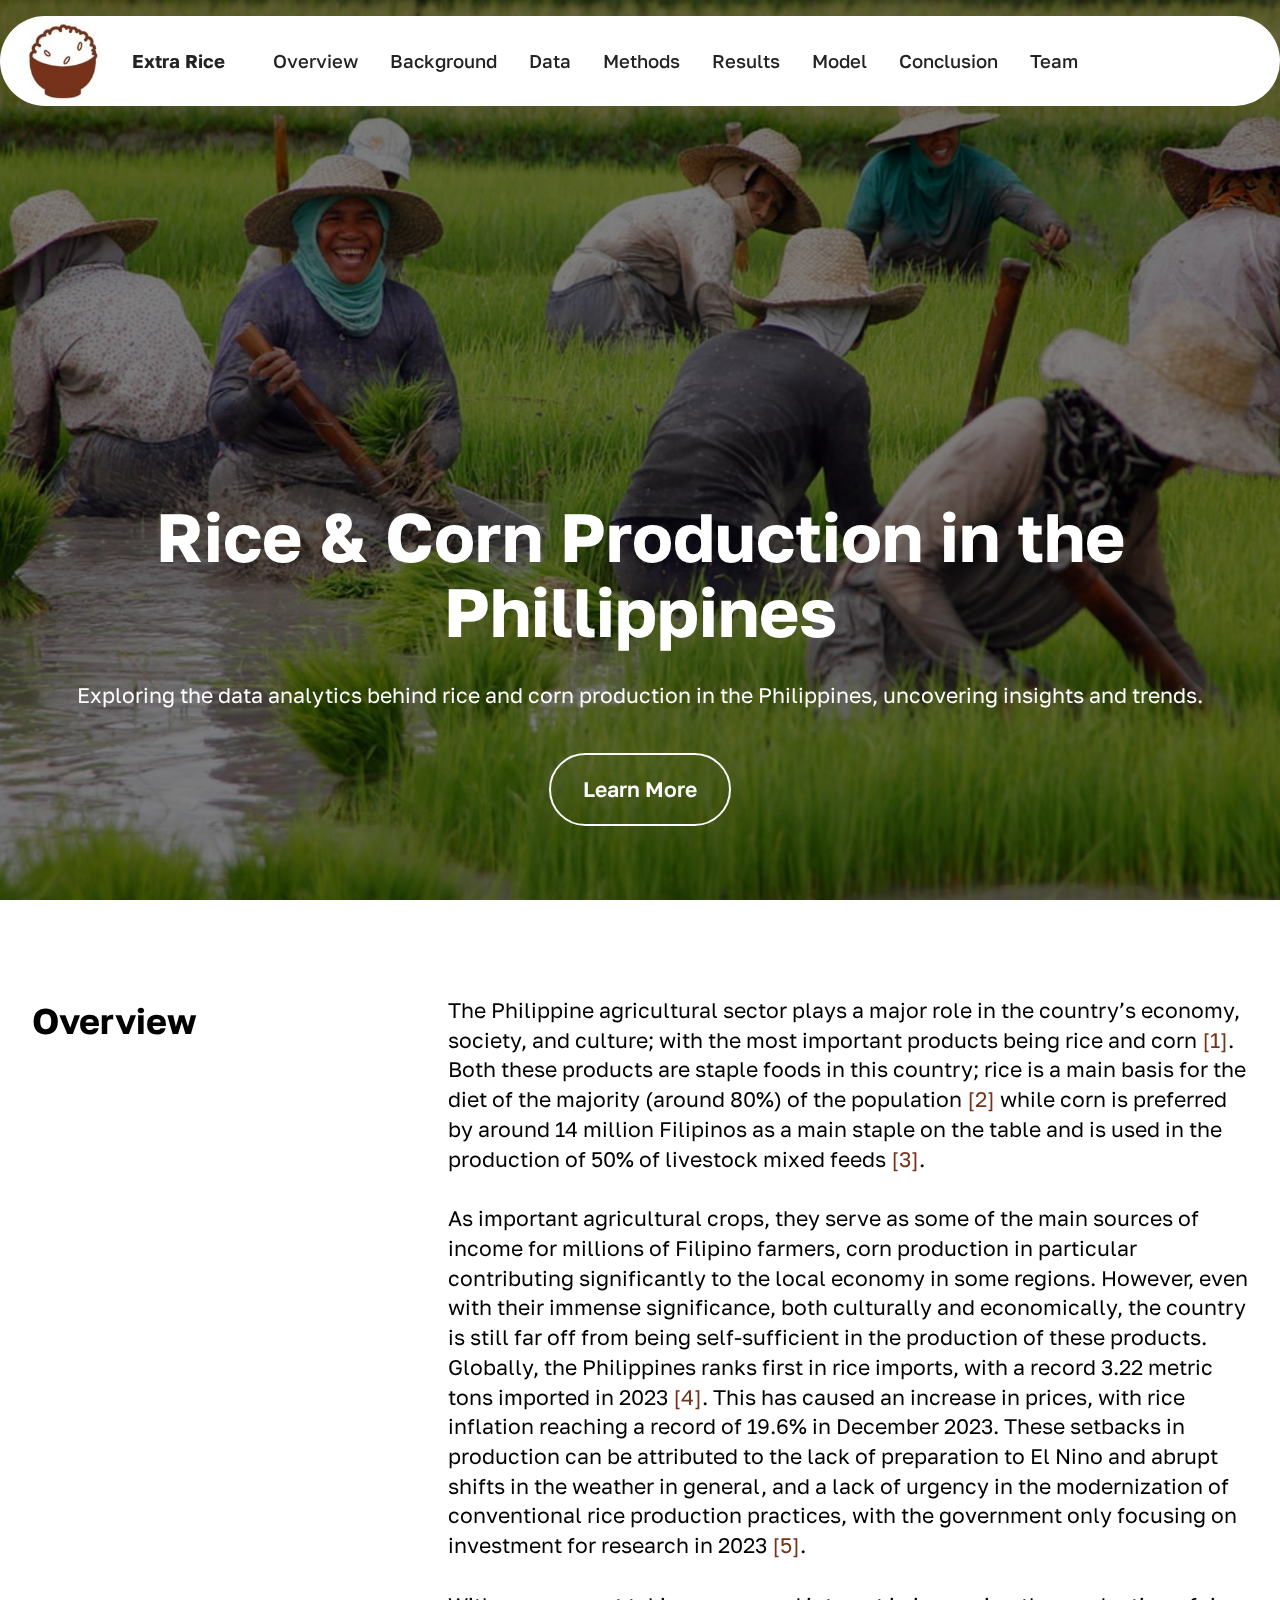
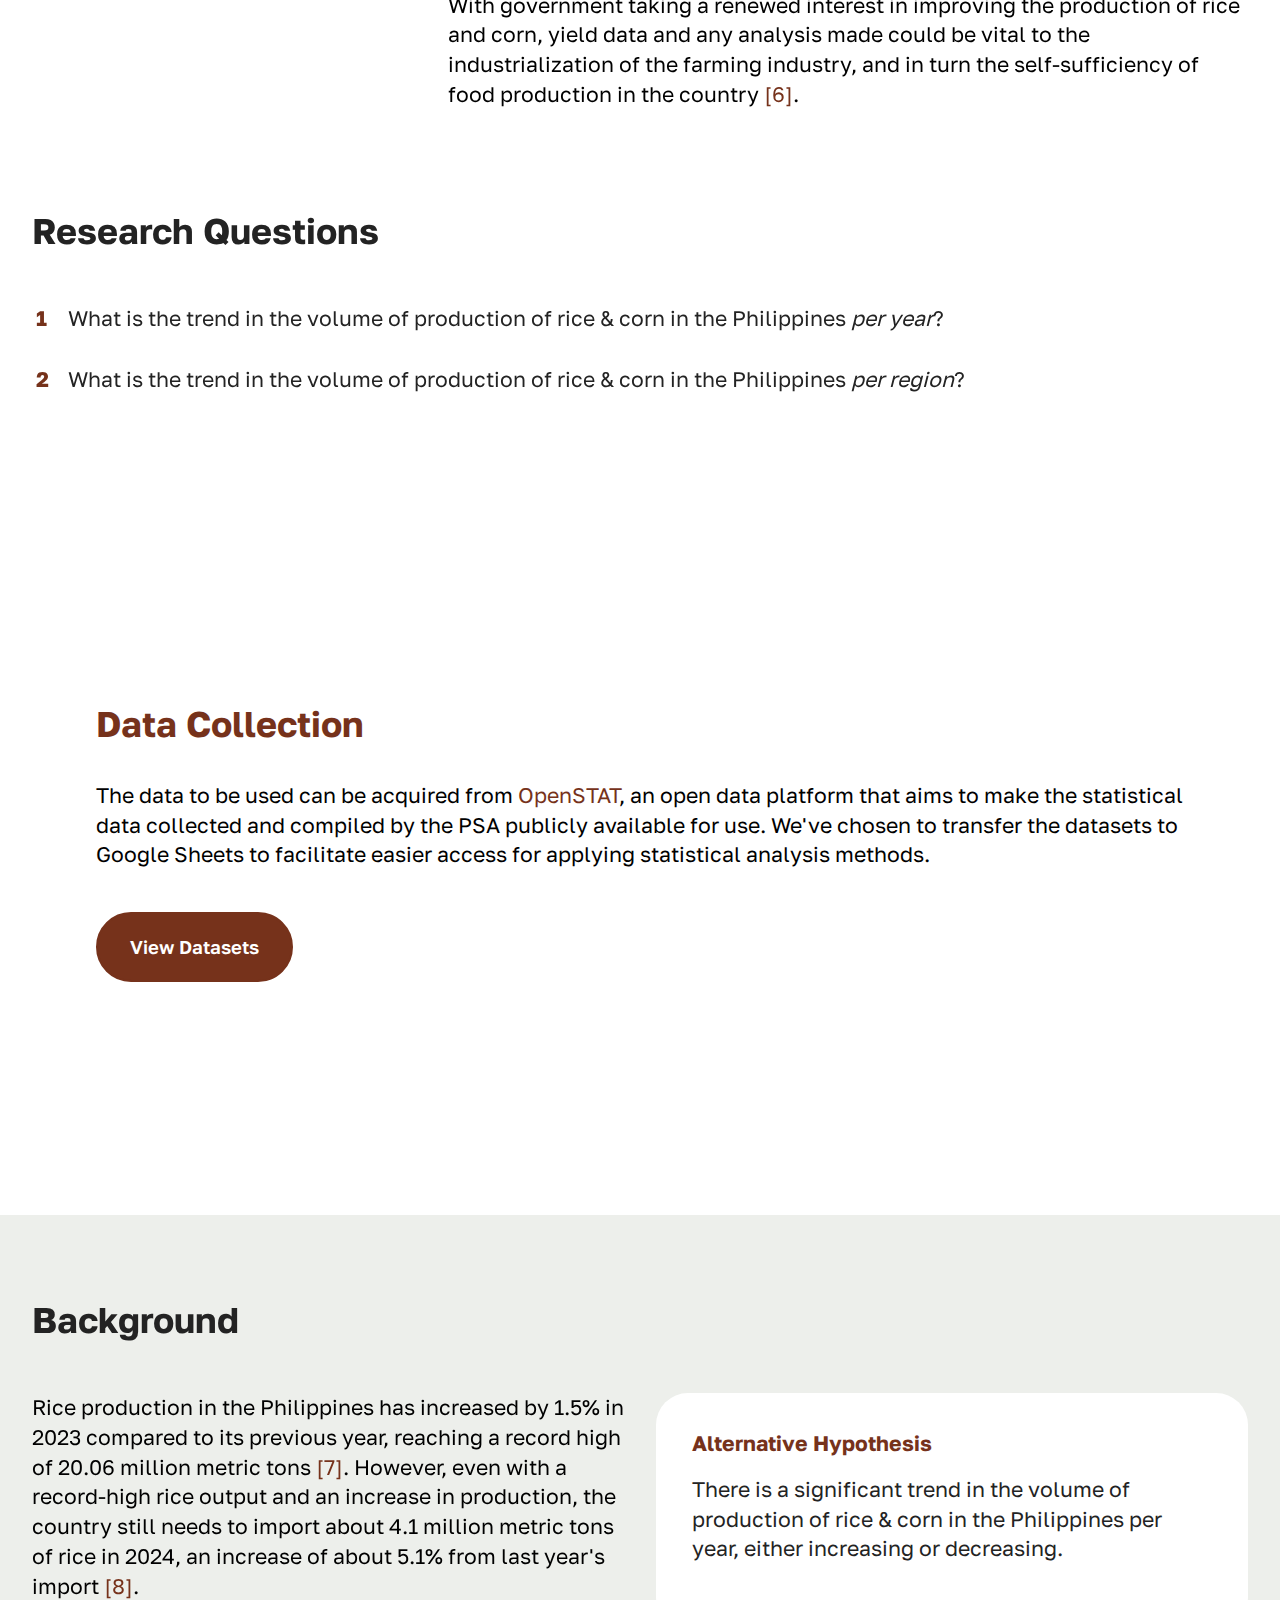
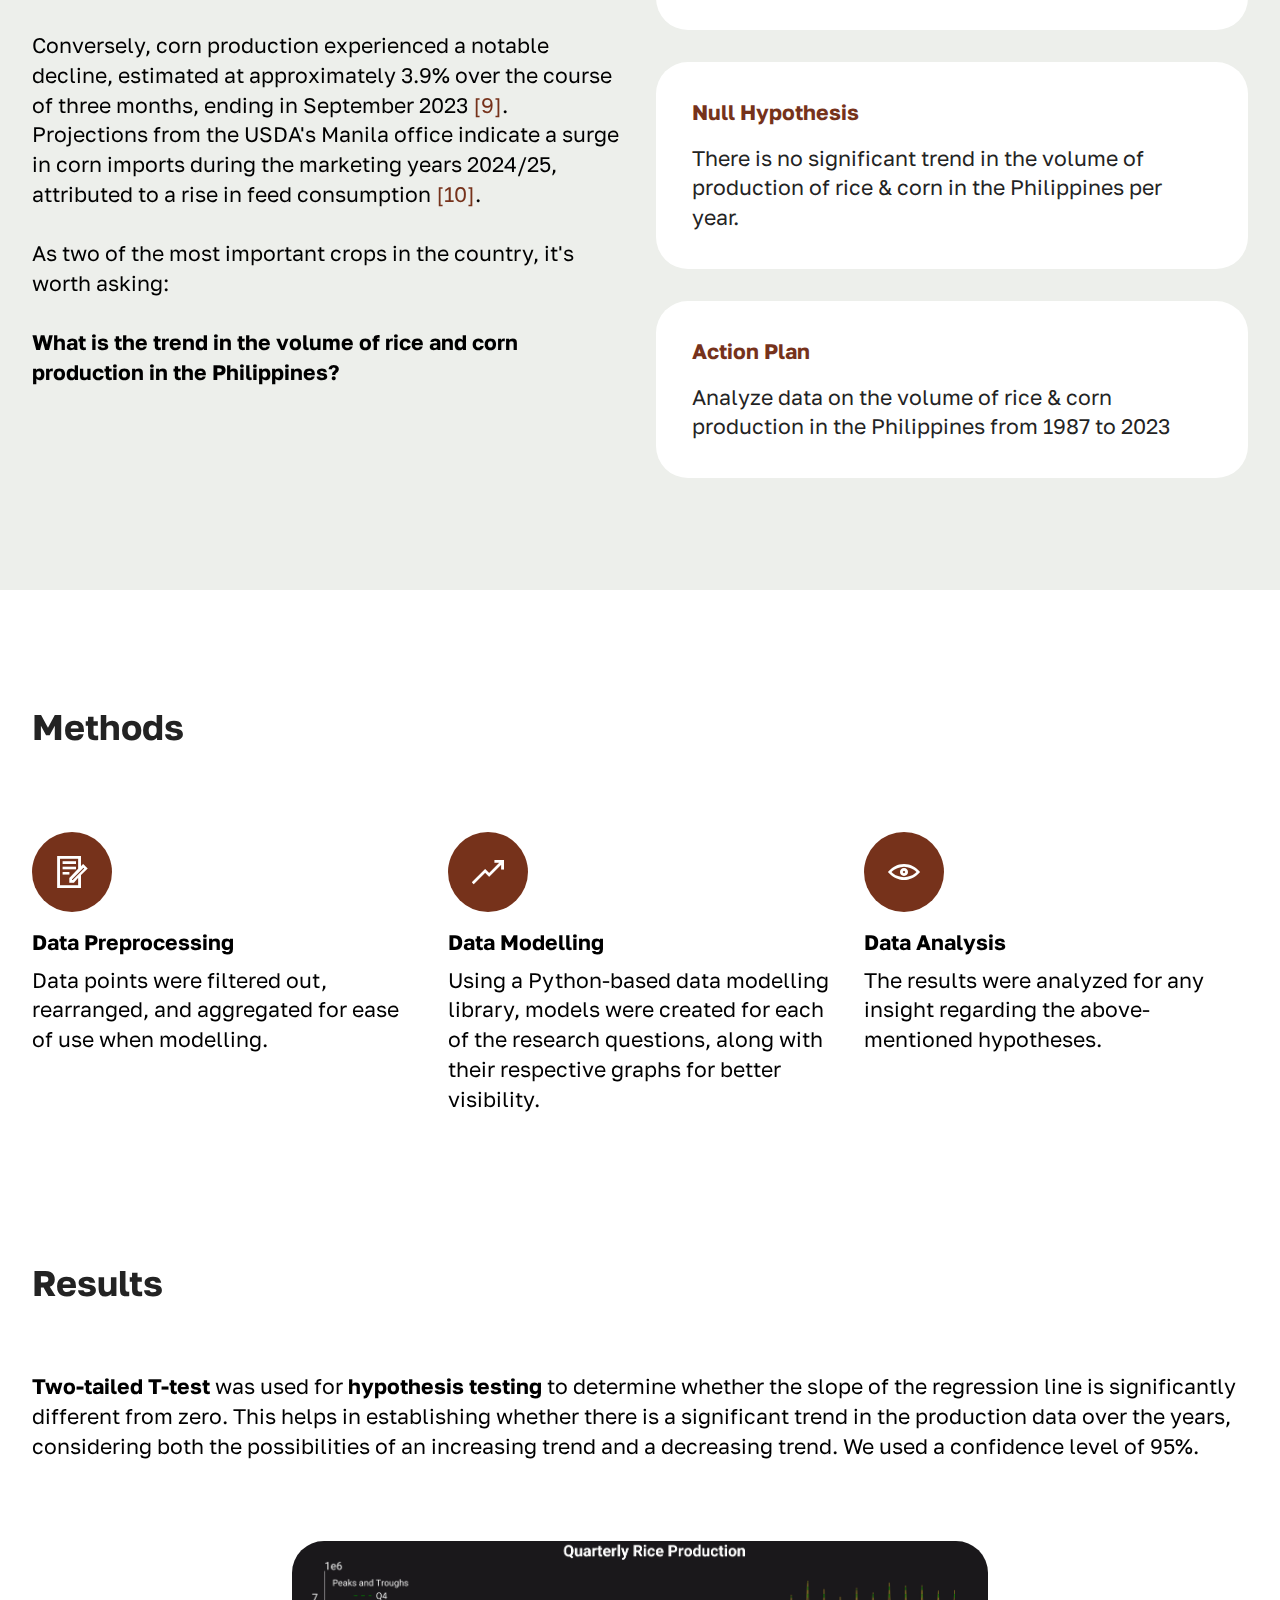
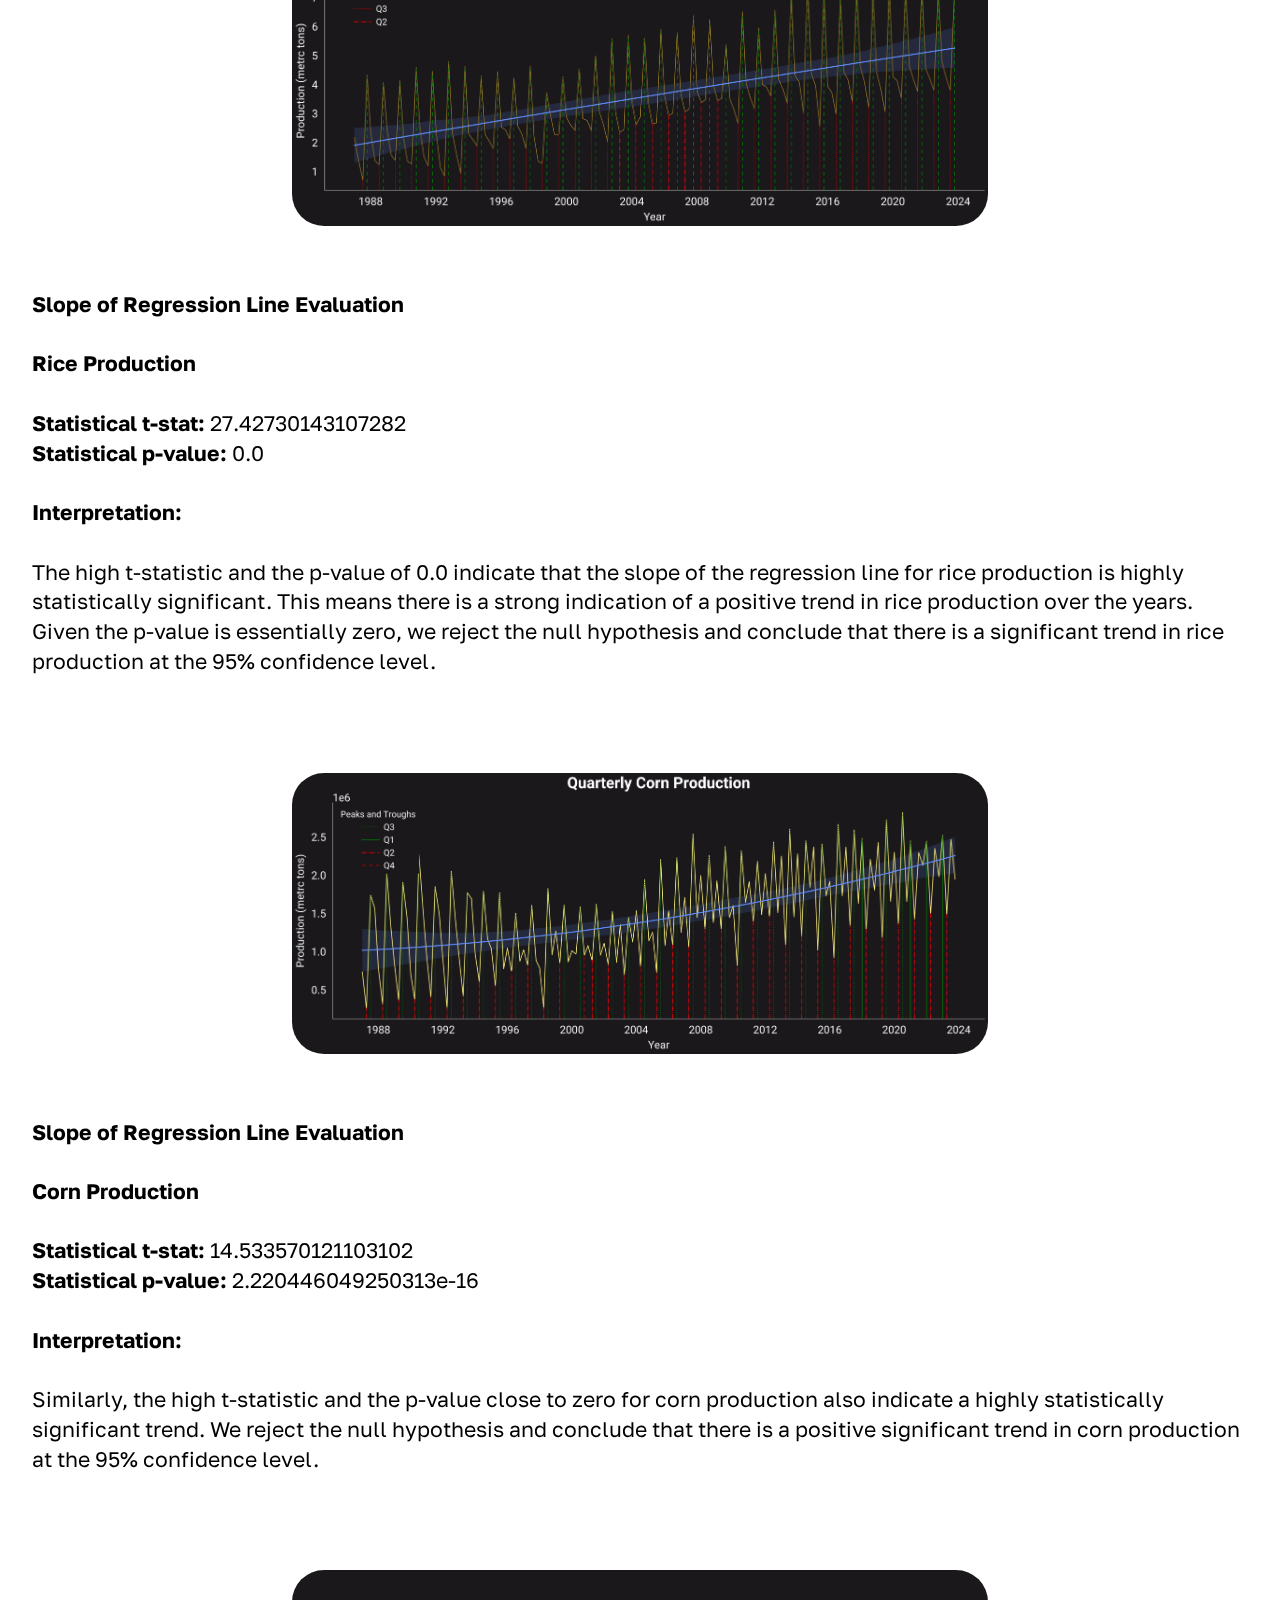
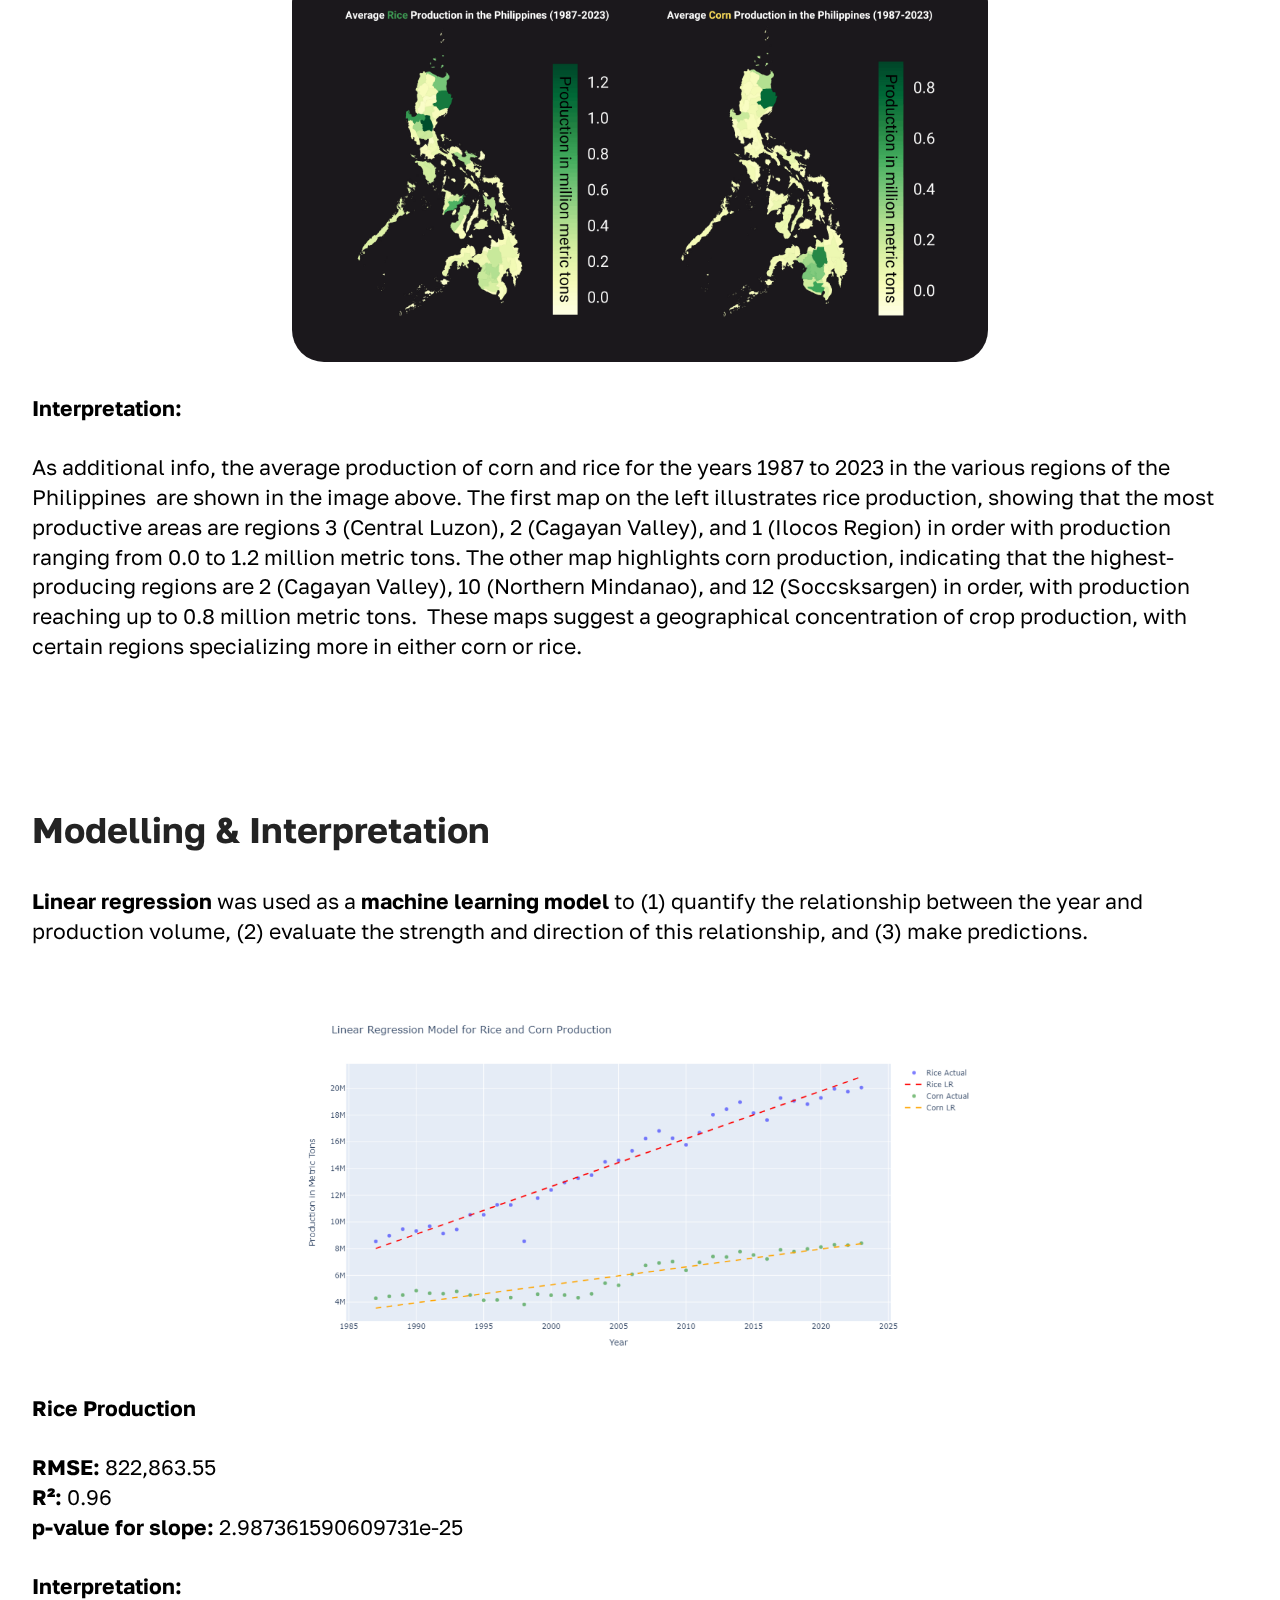
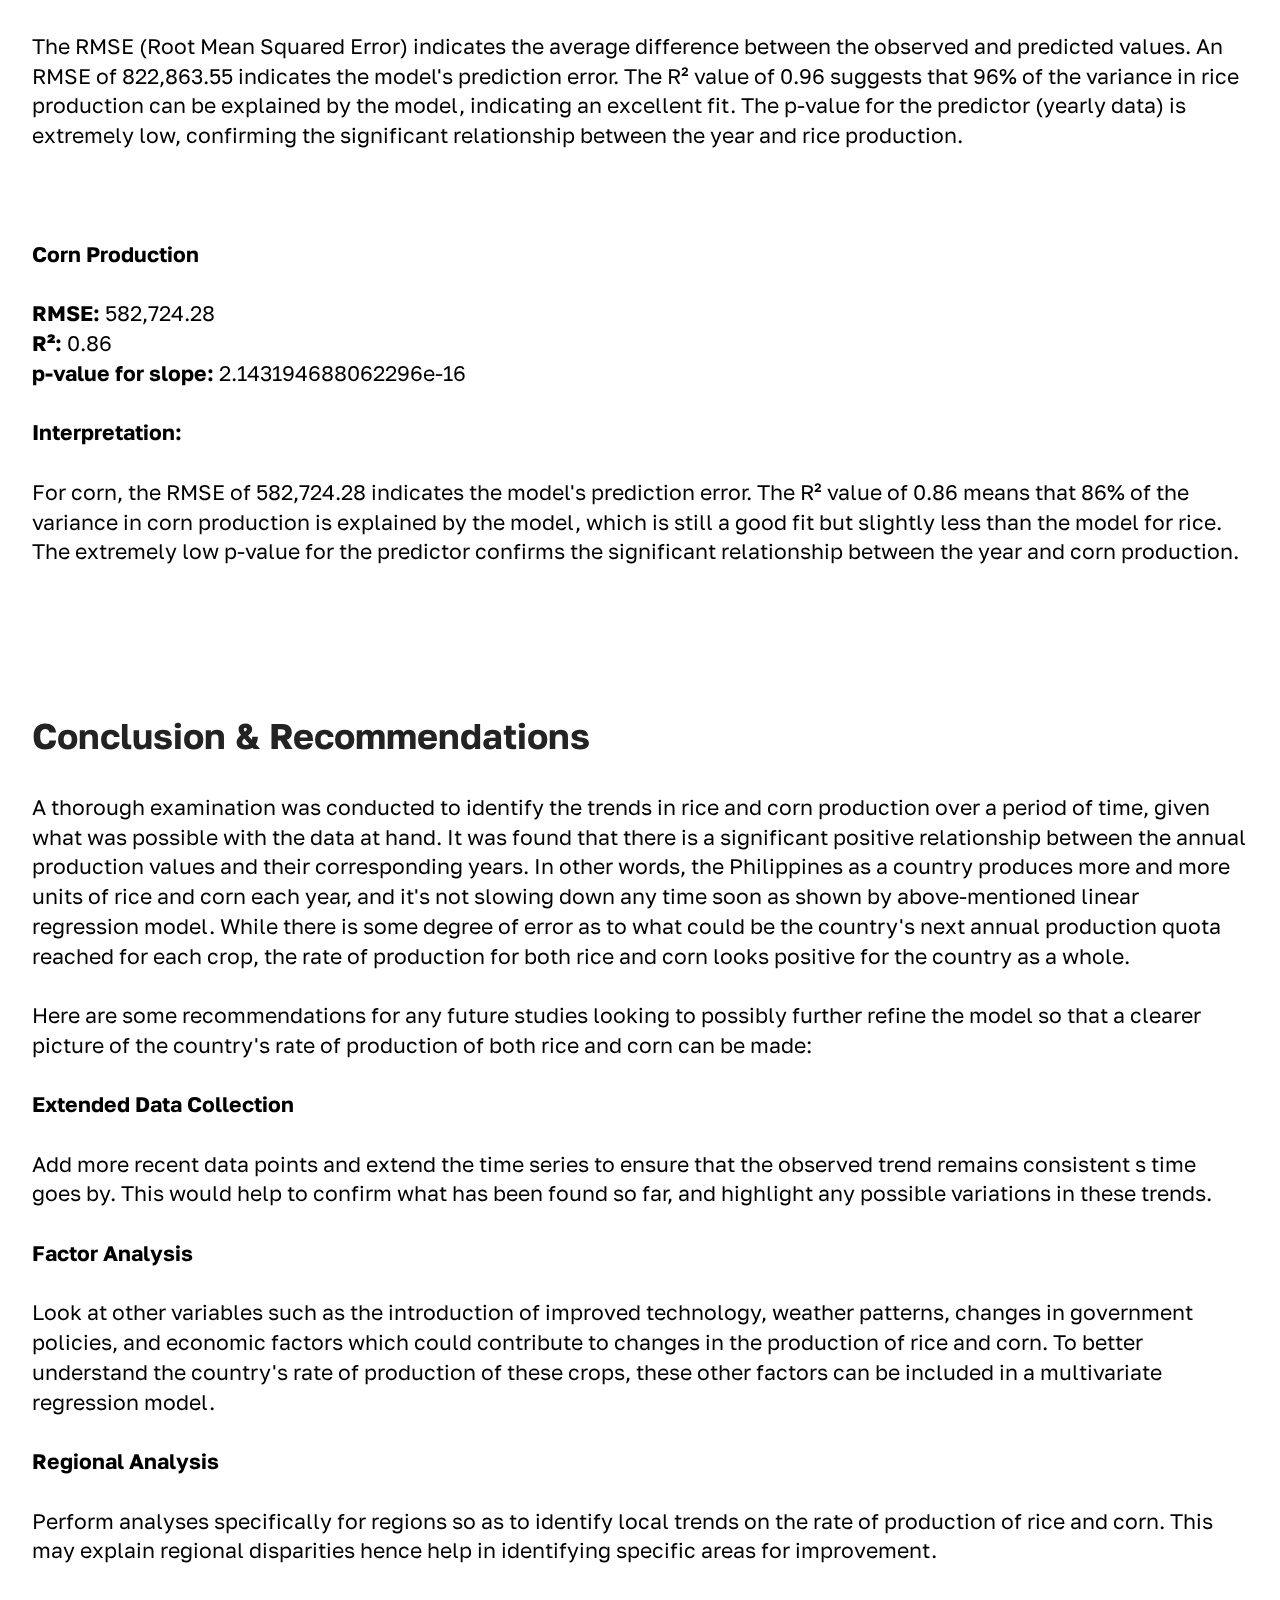
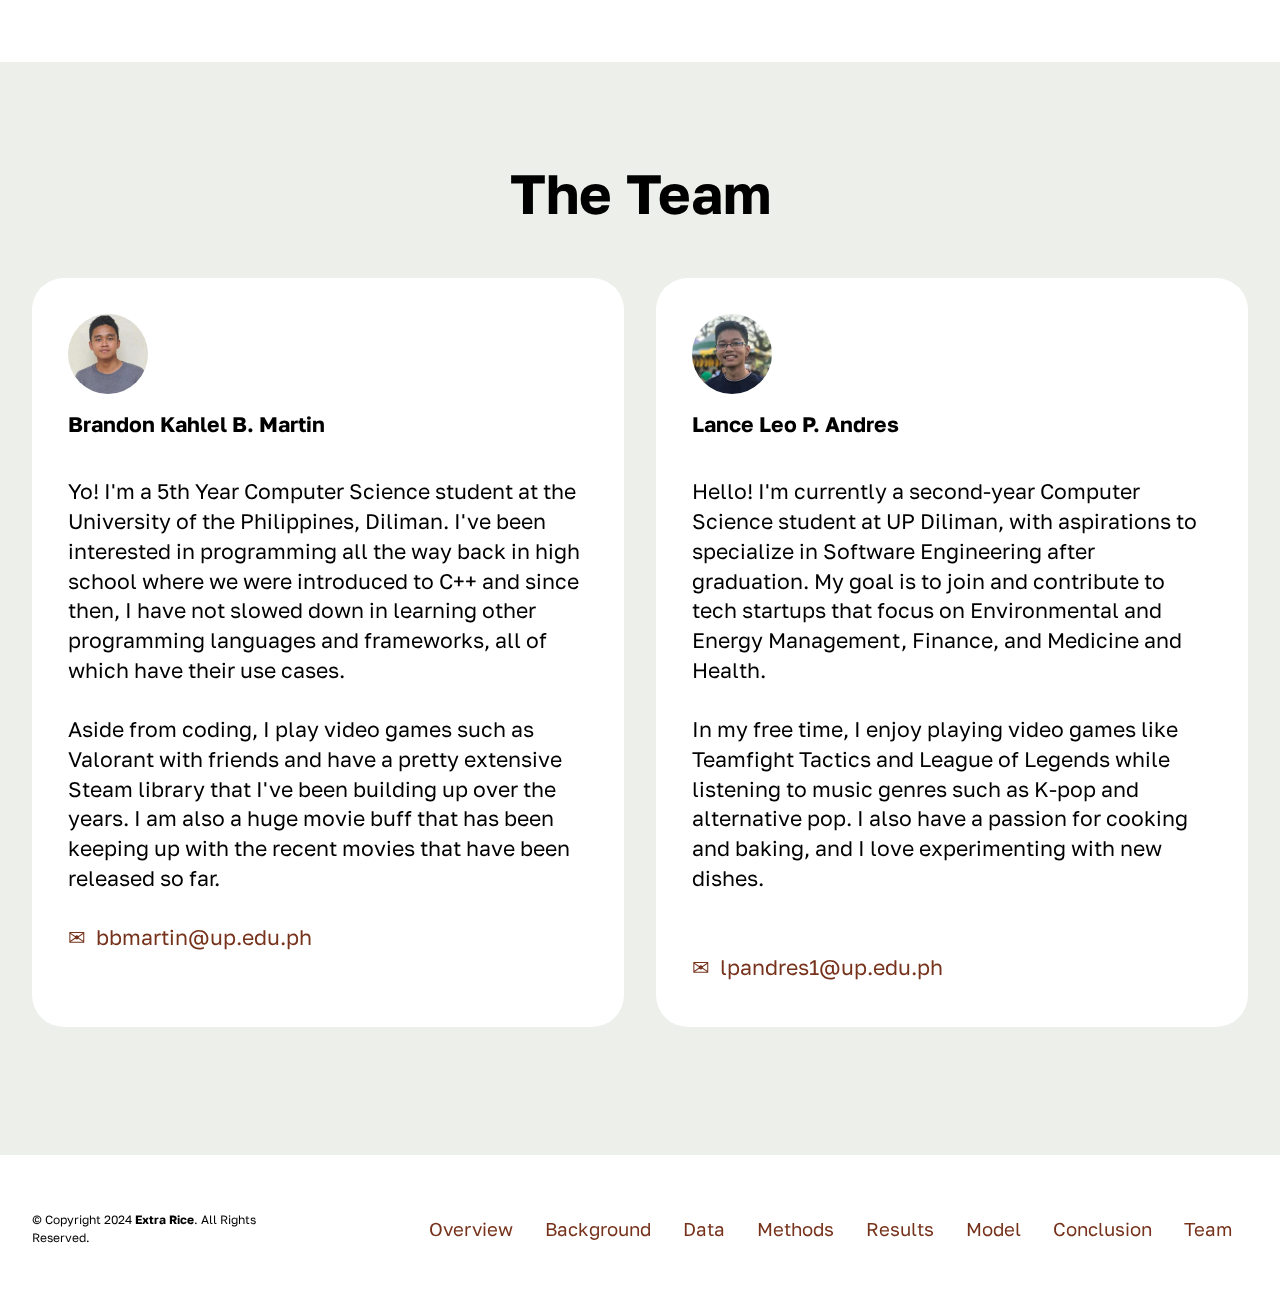
<file: docs/index.html>
<!DOCTYPE html>
<html  >
<head>
  <!-- Site made with Mobirise Website Builder v5.9.17, https://mobirise.com -->
  <meta charset="UTF-8">
  <meta http-equiv="X-UA-Compatible" content="IE=edge">
  <meta name="generator" content="Mobirise v5.9.17, mobirise.com">
  <meta name="viewport" content="width=device-width, initial-scale=1, minimum-scale=1">
  <link rel="shortcut icon" href="assets/images/output-onlinejpgtools-192x144.jpeg" type="image/x-icon">
  <meta name="description" content="Exploring the data analytics behind rice and corn production in the Philippines, uncovering insights and trends.">
  
  
  <title>Rice and Corn Production in the Philippines</title>
  <link rel="stylesheet" href="assets/web/assets/mobirise-icons2/mobirise2.css">
  <link rel="stylesheet" href="assets/bootstrap/css/bootstrap.min.css">
  <link rel="stylesheet" href="assets/bootstrap/css/bootstrap-grid.min.css">
  <link rel="stylesheet" href="assets/bootstrap/css/bootstrap-reboot.min.css">
  <link rel="stylesheet" href="assets/parallax/jarallax.css">
  <link rel="stylesheet" href="assets/dropdown/css/style.css">
  <link rel="stylesheet" href="assets/theme/css/style.css">
  <link rel="preload" href="https://fonts.googleapis.com/css2?family=Golos+Text:wght@400;700&display=swap&display=swap" as="style" onload="this.onload=null;this.rel='stylesheet'">
  <noscript><link rel="stylesheet" href="https://fonts.googleapis.com/css2?family=Golos+Text:wght@400;700&display=swap&display=swap"></noscript>
  <link rel="preload" as="style" href="assets/mobirise/css/mbr-additional.css?v=0W37sV"><link rel="stylesheet" href="assets/mobirise/css/mbr-additional.css?v=0W37sV" type="text/css">

  
  
  
</head>
<body>
  
  <section data-bs-version="5.1" class="menu menu2 cid-uabV7opSfF" once="menu" id="menu-5-uabV7opSfF">
	

	<nav class="navbar navbar-dropdown navbar-fixed-top navbar-expand-lg">
		<div class="container">
			<div class="navbar-brand">
				<span class="navbar-logo">
					<a href="https://mobiri.se">
						<img src="assets/images/output-onlinejpgtools-192x144.jpeg" alt="Mobirise Website Builder" style="height: 5rem;">
					</a>
				</span>
				<span class="navbar-caption-wrap"><a class="navbar-caption text-black text-primary display-4" href="index.html#hero-16-uabV7opFOh">Extra Rice</a></span>
			</div>
			<button class="navbar-toggler" type="button" data-toggle="collapse" data-bs-toggle="collapse" data-target="#navbarSupportedContent" data-bs-target="#navbarSupportedContent" aria-controls="navbarNavAltMarkup" aria-expanded="false" aria-label="Toggle navigation">
				<div class="hamburger">
					<span></span>
					<span></span>
					<span></span>
					<span></span>
				</div>
			</button>
			<div class="collapse navbar-collapse" id="navbarSupportedContent">
				<ul class="navbar-nav nav-dropdown nav-right" data-app-modern-menu="true"><li class="nav-item">
						<a class="nav-link link text-black text-primary display-4" href="index.html#article15-8">Overview</a>
					</li><li class="nav-item">
						<a class="nav-link link text-black text-primary display-4" href="index.html#features029-j" aria-expanded="false">Background</a>
					</li>
					<li class="nav-item">
						<a class="nav-link link text-black text-primary display-4" href="index.html#article13-h">Data</a>
					</li><li class="nav-item"><a class="nav-link link text-black text-primary display-4" href="index.html#article11-l">Methods</a></li><li class="nav-item"><a class="nav-link link text-black text-primary display-4" href="index.html#article11-o">Results</a></li><li class="nav-item"><a class="nav-link link text-black text-primary display-4" href="index.html#article11-14">Model</a></li><li class="nav-item"><a class="nav-link link text-black text-primary display-4" href="index.html#article11-16">Conclusion</a></li><li class="nav-item"><a class="nav-link link text-black text-primary display-4" href="index.html#features020-x">Team<br></a></li></ul>
				
				
			</div>
		</div>
	</nav>
</section>

<section data-bs-version="5.1" class="header18 cid-uabV7opFOh mbr-fullscreen mbr-parallax-background" id="hero-16-uabV7opFOh">
  

  <div class="mbr-overlay" style="opacity: 0.5; background-color: rgb(0, 0, 0);"></div>
  <div class="container-fluid">
    <div class="row">
      <div class="content-wrap col-12 col-md-12">
        <h1 class="mbr-section-title mbr-fonts-style mbr-white mb-4 display-1">
          <strong>Rice &amp; Corn Production in the Phillippines</strong></h1>
        
        <p class="mbr-fonts-style mbr-text mbr-white mb-4 display-7">Exploring the data analytics behind rice and corn production in the Philippines, uncovering insights and trends.</p>
        <div class="mbr-section-btn"><a class="btn btn-white-outline display-7" href="index.html#article12-5">Learn More</a></div>
      </div>
    </div>
  </div>
</section>

<section data-bs-version="5.1" class="article15 cid-uacfvKmbHj" id="article15-8">
    
    <div class="container">
        <div class="row justify-content-center">
            <div class="col-12 col-md">
                
                <h6 class="mbr-section-subtitle mbr-fonts-style mt-0 mb-4 display-5">
                  <strong>Overview</strong></h6>
            </div>
            <div class="col-md-12 col-lg-8">
              <p class="mbr-text mbr-fonts-style mt-0 mb-0 display-7">The Philippine agricultural sector plays a major role in the country’s economy, society, and culture; with the most important products being rice and corn <a href="https://agwaychemicals.com.ph/5-most-extensively-grown-crops-in-the-philippines/" class="text-primary" target="_blank">[1]</a>. Both these products are staple foods in this country; rice is a main basis for the diet of the majority (around 80%) of the population <a href="https://www.adb.org/sites/default/files/publication/157236/adbi-rp57.pdf" class="text-primary" target="_blank">[2]</a> while corn is preferred by around 14 million Filipinos as a main staple on the table and is used in the production of 50% of livestock mixed feeds <a href="https://www.philstar.com/headlines/2023/05/11/2265553/philsa-da-conduct-joint-research-corn-onion-using-satellite-data" class="text-primary" target="_blank">[3]</a>.  
<br>
<br>As important agricultural crops, they serve as some of the main sources of income for millions of Filipino farmers, corn production in particular contributing significantly to the local economy in some regions. However, even with their immense significance, both culturally and economically, the country is still far off from being self-sufficient in the production of these products. Globally, the Philippines ranks first in rice imports, with a record 3.22 metric tons imported in 2023 <a href="https://www.gmanetwork.com/news/money/economy/894907/philippines-to-remain-world-s-top-rice-importer-in-2024-usda/story/" class="text-primary">[4]</a>. This has caused an increase in prices, with rice inflation reaching a record of 19.6% in December 2023.  These setbacks in production can be attributed to the lack of preparation to El Nino and abrupt shifts in the weather in general, and a lack of urgency in the modernization of conventional rice production practices, with the government only focusing on investment for research in 2023 <a href="https://www.philstar.com/business/2023/11/05/2308929/enhancing-rice-farming-philippines" class="text-primary">[5]</a>.
<br>
<br>With government taking a renewed interest in improving the production of rice and corn, yield data and any analysis made could be vital to the industrialization of the farming industry, and in turn the self-sufficiency of food production in the country <a href="https://www.investopedia.com/terms/c/crop-yield.asp#:~:text=In%20a%20global%20economy%2C%20crop,livestock%20feed%2C%20and%20energy%20sources" class="text-primary" target="_blank">[6]</a>.</p>
            </div>
        </div>
    </div>
</section>

<section data-bs-version="5.1" class="article11 cid-uacrbLrpCP" id="article11-k">
    

    
    
    <div class="container">
        <div class="row justify-content-center">
            <div class="title col-md-12 col-lg-12">
                <h3 class="mbr-section-title mbr-fonts-style align-center mt-0 mb-0 display-5">
                <strong>Research Questions</strong></h3>
                
                
            </div>
        </div>
    </div>
</section>

<section data-bs-version="5.1" class="article17 cid-uachYMDPZC" id="article17-d">
  

  <div class="container">
    <div class="row justify-content-center">
      <div class="counter-container col-md-12 col-lg-12">
        
        <div class="mbr-text mbr-fonts-style display-7">
          <ol><li>What is the trend in the volume of production of rice &amp; corn in the Philippines <em>per year</em>?</li>
            <li>What is the trend in the volume of production of rice &amp; corn in the Philippines <em>per region</em>?</li>
          </ol>
          <ol>
          </ol>
        </div>
      </div>
    </div>
  </div>
</section>

<section data-bs-version="5.1" class="article13 cid-uacn1WrPA2 mbr-parallax-background" id="article13-h">
    
    
    
    <div class="container">
        <div class="row justify-content-center">
            <div class="card col-md-12 col-lg-12">
                <div class="card-wrapper">
                    <div class="card-box align-left">
                        <h4 class="card-title mbr-fonts-style display-5"><strong>Data Collection</strong></h4>
                        <p class="mbr-text mbr-fonts-style mt-4 display-7">The data to be used can be acquired from <a href="https://openstat.psa.gov.ph/PXWeb/pxweb/en/DB/DB__2E__CS/0012E4EVCP0.px/?rxid=bdf9d8da-96f1-4100-ae09-18cb3eaeb313&fbclid=IwAR3ToRiukZA_MzUrk9tKbvwoqFvwRWPTx_M9AGlNgF6A5eSLZxY66wYnW5A" class="text-primary" target="_blank">OpenSTAT</a>, an open data platform that aims to make the statistical data collected and compiled by the PSA publicly available for use. We've chosen to transfer the datasets to Google Sheets to facilitate easier access for applying statistical analysis methods.</p>
                        <div class="mbr-section-btn mt-4"><a class="btn btn-primary display-4" href="https://docs.google.com/spreadsheets/d/19upmo2e9LvCij00nTgOgw17coAE-ueg69zoBt7HeO6k/edit?usp=sharing" target="_blank">View Datasets</a></div>
                    </div>
                </div>
            </div>
        </div>
    </div>
</section>

<section data-bs-version="5.1" class="features029 cid-uacq20nex7" id="features029-j">
  
  
  
  <div class="container">
    <div class="row justify-content-center">
      <div class="col-md-12 content-head mb-5">
        <h1 class="mbr-section-title mbr-fonts-style mb-0 display-5">
          <strong>Background</strong></h1>
        
      </div>
    </div>
    <div class="row justify-content-center">
      <div class="col-md-12 col-lg-6">
        <p class="mbr-text mbr-fonts-style mt-0 display-7">Rice production in the Philippines has increased by 1.5% in 2023 compared to its previous year, reaching a record high of 20.06 million metric tons <a href="https://www.philstar.com/headlines/2024/01/31/2329778/da-palay-production-hit-2006-million-mt-2023" class="text-primary" target="_blank">[7]</a>. However, even with a record-high rice output and an increase in production, the country still needs to import about 4.1 million metric tons of rice in 2024, an increase of about 5.1% from last year's import <a href="https://business.inquirer.net/449449/ph-seen-to-import-more-rice-as-harvest-may-fall-short-this-year" class="text-primary" target="_blank">[8]</a>.   
<br>
<br>Conversely, corn production experienced a notable decline, estimated at approximately 3.9% over the course of three months, ending in September 2023 <a href="https://psa.gov.ph/content/updates-july-september-2023-palay-and-corn-estimates-01-september-2023" class="text-primary" target="_blank">[9]</a>. Projections from the USDA's Manila office indicate a surge in corn imports during the marketing years 2024/25, attributed to a rise in feed consumption <a href="https://ukragroconsult.com/en/news/the-philippines-will-import-more-corn-in-my-2024-25/" class="text-primary" target="_blank">[10]</a>.
<br>
<br>As two of the most important crops in the country, it's worth asking: <br><br><strong>What is the trend in the volume of rice and corn production in the Philippines?&nbsp;</strong><br></p>
      </div>
      <div class="col-12 col-lg-6">
        <div class="item features-without-image col-12 col-md-12 col-lg-12 active">
          <div class="item-wrapper">
            <div class="item-content">
              <h5 class="mbr-card-title mbr-fonts-style mt-0 mb-3 mbr-number display-7"><strong>Alternative Hypothesis</strong></h5>
              
              <p class="card-text mbr-fonts-style mt-0 mb-0 display-7">
                There is a significant trend in the volume of production of rice &amp; corn in the Philippines per year, either increasing or decreasing.<br><br>
              </p>
              
            </div>

          </div>
        </div>
        <div class="item features-without-image col-12 col-md-12 col-lg-12">
          <div class="item-wrapper">
            <div class="item-content">
              <h5 class="mbr-card-title mbr-fonts-style mt-0 mb-3 mbr-number display-7"><strong>Null Hypothesis</strong></h5>
              
              <p class="card-text mbr-fonts-style mt-0 mb-0 display-7">
                There is no significant trend in the volume of production of rice &amp; corn in the Philippines per year.
              </p>
              
            </div>

          </div>
        </div>
        <div class="item features-without-image col-12 col-md-12 col-lg-12">
          <div class="item-wrapper">
            <div class="item-content">
              <h5 class="mbr-card-title mbr-fonts-style mt-0 mb-3 mbr-number display-7">
                <strong>Action Plan</strong></h5>
              
              <p class="card-text mbr-fonts-style mt-0 mb-0 display-7">
                Analyze data on the volume of rice &amp; corn production in the Philippines from 1987 to 2023
              </p>
              
            </div>
          </div>
        </div>
      </div>
    </div>
  </div>
</section>

<section data-bs-version="5.1" class="article11 cid-udFkcn3ejc" id="article11-l">
    

    
    
    <div class="container">
        <div class="row justify-content-center">
            <div class="title col-md-12 col-lg-12">
                <h3 class="mbr-section-title mbr-fonts-style align-center mt-0 mb-0 display-5"><strong>Methods</strong></h3>
                
                
            </div>
        </div>
    </div>
</section>

<section data-bs-version="5.1" class="features10 cid-udFkzjY680" id="features010-n">
  

  
  
  <div class="container">
    
    <div class="row">
      <div class="item features-without-image col-12 col-md-6 col-lg-4">
        <div class="item-wrapper">
          <div class="card-box align-left">
            <div class="iconfont-wrapper mb-3">
              <span class="mbr-iconfont mobi-mbri-contact-form mobi-mbri"></span>
            </div>
            <h5 class="card-title mbr-fonts-style display-7">
              <strong>Data Preprocessing</strong></h5>
            <p class="card-text mbr-fonts-style mb-3 display-7">Data points were filtered out, rearranged, and aggregated for ease of use when modelling.</p>
            
          </div>
        </div>
      </div>
      <div class="item features-without-image col-12 col-md-6 col-lg-4">
        <div class="item-wrapper">
          <div class="card-box align-left">
            <div class="iconfont-wrapper mb-3">
              <span class="mbr-iconfont mobi-mbri-growing-chart mobi-mbri"></span>
            </div>
            <h5 class="card-title mbr-fonts-style display-7">
              <strong>Data Modelling</strong></h5>
            <p class="card-text mbr-fonts-style mb-3 display-7">
              Using a Python-based data modelling library, models were created for each of the research questions, along with their respective graphs for better visibility.</p>
            
          </div>
        </div>
      </div>
      <div class="item features-without-image col-12 col-md-6 col-lg-4">
        <div class="item-wrapper">
          <div class="card-box align-left">
            <div class="iconfont-wrapper mb-3">
              <span class="mbr-iconfont mobi-mbri-preview mobi-mbri"></span>
            </div>
            <h5 class="card-title mbr-fonts-style display-7">
              <strong>Data Analysis</strong></h5>
            <p class="card-text mbr-fonts-style mb-3 display-7">
              The results were analyzed for any insight regarding the above-mentioned hypotheses.</p>
            
          </div>
        </div>
      </div>
    </div>
  </div>
</section>

<section data-bs-version="5.1" class="article11 cid-udFpeBdR7u" id="article11-o">
    

    
    
    <div class="container">
        <div class="row justify-content-center">
            <div class="title col-md-12 col-lg-12">
                <h3 class="mbr-section-title mbr-fonts-style align-center mt-0 mb-0 display-5">
                <strong>Results</strong></h3>
                
                
            </div>
        </div>
    </div>
</section>

<section data-bs-version="5.1" class="article12 cid-ug56hmUnJF" id="article12-11">    
    
    <div class="container">
        <div class="row justify-content-center">
            <div class="col-md-12 col-lg-12">
                
                
                <p class="mbr-text mbr-fonts-style display-7"><strong>Two-tailed T-test</strong> was used for <strong>hypothesis testing</strong> to determine whether the slope of the regression line is significantly different from zero. This helps in establishing whether there is a significant trend in the production data over the years, considering both the possibilities of an increasing trend and a decreasing trend. We used a confidence level of 95%.</p>
            </div>
        </div>
    </div>
</section>

<section data-bs-version="5.1" class="image01 cid-udWHLXh9Dk" id="image01-y">
  

  
  

  <div class="container-fluid">
    <div class="row justify-content-center">
      <div class="col-12 col-lg-7">
        <div class="image-wrapper mb-4">
          <img class="w-100" src="assets/images/qt-rice-prod.jpeg" alt="Mobirise Website Builder">
        </div>
        
        
      </div>
    </div>
  </div>
</section>

<section data-bs-version="5.1" class="article12 cid-ug5cwuL6YO" id="article12-12">    
    
    <div class="container">
        <div class="row justify-content-center">
            <div class="col-md-12 col-lg-12">
                
                
                <p class="mbr-text mbr-fonts-style display-7"><strong>Slope of Regression Line Evaluation
</strong><br><br><strong>Rice Production</strong><br><br><strong>Statistical t-stat:</strong> 27.42730143107282
<br><strong>Statistical p-value:</strong> 0.0
<br><br><strong>Interpretation:</strong><strong><br></strong><br>The high t-statistic and the p-value of 0.0 indicate that the slope of the regression line for rice production is highly statistically significant. This means there is a strong indication of a positive trend in rice production over the years. Given the p-value is essentially zero, we reject the null hypothesis and conclude that there is a significant trend in rice production at the 95% confidence level.&nbsp;<br></p>
            </div>
        </div>
    </div>
</section>

<section data-bs-version="5.1" class="image01 cid-udWJaPytee" id="image01-10">
  

  
  

  <div class="container-fluid">
    <div class="row justify-content-center">
      <div class="col-12 col-lg-7">
        <div class="image-wrapper mb-4">
          <img class="w-100" src="assets/images/qt-corn-prod.jpeg" alt="Mobirise Website Builder">
        </div>
        
        
      </div>
    </div>
  </div>
</section>

<section data-bs-version="5.1" class="article12 cid-ug5d2vwYxK" id="article12-13">    
    
    <div class="container">
        <div class="row justify-content-center">
            <div class="col-md-12 col-lg-12">
                
                
                <p class="mbr-text mbr-fonts-style display-7"><strong>Slope of Regression Line Evaluation
</strong><br><br><strong>Corn Production</strong><br><br><strong>Statistical t-stat:</strong> 14.533570121103102
<br><strong>Statistical p-value:</strong> 2.220446049250313e-16<br><br><strong>Interpretation:</strong><strong><br></strong><br>Similarly, the high t-statistic and the p-value close to zero for corn production also indicate a highly statistically significant trend. We reject the null hypothesis and conclude that there is a positive significant trend in corn production at the 95% confidence level.<br></p>
            </div>
        </div>
    </div>
</section>

<section data-bs-version="5.1" class="image01 cid-udFuNrCm63" id="image01-t">
  

  
  

  <div class="container-fluid">
    <div class="row justify-content-center">
      <div class="col-12 col-lg-7">
        <div class="image-wrapper mb-4">
          <img class="w-100" src="assets/images/rice-corn-prod-in-ph-1920x1080.png" alt="Mobirise Website Builder">
        </div>
        
        
      </div>
    </div>
  </div>
</section>

<section data-bs-version="5.1" class="article12 cid-udFuODfdMy" id="article12-u">    
    
    <div class="container">
        <div class="row justify-content-center">
            <div class="col-md-12 col-lg-12">
                
                
                <p class="mbr-text mbr-fonts-style display-7"><strong>Interpretation:</strong><br><br>As additional info, the average production of corn and rice for the years 1987 to 2023 in the various regions of the Philippines&nbsp; are shown in the image above. The first map on the left illustrates rice production, showing that the most productive areas are regions 3 (Central Luzon), 2 (Cagayan Valley), and 1 (Ilocos Region) in order with production ranging from 0.0 to 1.2 million metric tons. The other map highlights corn production, indicating that the highest-producing regions are 2 (Cagayan Valley), 10 (Northern Mindanao), and 12 (Soccsksargen) in order, with production reaching up to 0.8 million metric tons.&nbsp; These maps suggest a geographical concentration of crop production, with certain regions specializing more in either corn or rice.</p>
            </div>
        </div>
    </div>
</section>

<section data-bs-version="5.1" class="article11 cid-ug5dqsuDrF" id="article11-14">
    

    
    
    <div class="container">
        <div class="row justify-content-center">
            <div class="title col-md-12 col-lg-12">
                <h3 class="mbr-section-title mbr-fonts-style align-center mt-0 mb-0 display-5">
                <strong>Modelling &amp; Interpretation</strong></h3>
                
                
            </div>
        </div>
    </div>
</section>

<section data-bs-version="5.1" class="article12 cid-ug5eJyWVa4" id="article12-15">    
    
    <div class="container">
        <div class="row justify-content-center">
            <div class="col-md-12 col-lg-12">
                
                
                <p class="mbr-text mbr-fonts-style display-7"><strong>Linear regression</strong> was used as a <strong>machine learning model</strong> to (1) quantify the relationship between the year and production volume, (2) evaluate the strength and direction of this relationship, and (3) make predictions.</p>
            </div>
        </div>
    </div>
</section>

<section data-bs-version="5.1" class="image01 cid-udFqgYOP6G" id="image01-p">
  

  
  

  <div class="container-fluid">
    <div class="row justify-content-center">
      <div class="col-12 col-lg-7">
        <div class="image-wrapper mb-4">
          <img class="w-100" src="assets/images/model.png" alt="Mobirise Website Builder">
        </div>
        
        
      </div>
    </div>
  </div>
</section>

<section data-bs-version="5.1" class="article12 cid-udFr8RAg54" id="article12-q">    
    
    <div class="container">
        <div class="row justify-content-center">
            <div class="col-md-12 col-lg-12">
                
                
                <p class="mbr-text mbr-fonts-style display-7"><strong>Rice Production
</strong><br><br><strong>RMSE:</strong> 822,863.55
<br><strong>R²:</strong> 0.96
<br><strong>p-value for slope:</strong> 2.987361590609731e-25
<br><br><strong>Interpretation:</strong><br><br>The RMSE (Root Mean Squared Error) indicates the average difference between the observed and predicted values. An RMSE of 822,863.55 indicates the model's prediction error. The R² value of 0.96 suggests that 96% of the variance in rice production can be explained by the model, indicating an excellent fit. The p-value for the predictor (yearly data) is extremely low, confirming the significant relationship between the year and rice production.<br><br><br><br><strong>Corn Production
</strong><br><br><strong>RMSE:</strong> 582,724.28
<br><strong>R²:</strong> 0.86
<br><strong>p-value for slope:</strong> 2.143194688062296e-16
<br><br><strong>Interpretation:</strong><br><br>For corn, the RMSE of 582,724.28 indicates the model's prediction error. The R² value of 0.86 means that 86% of the variance in corn production is explained by the model, which is still a good fit but slightly less than the model for rice. The extremely low p-value for the predictor confirms the significant relationship between the year and corn production.&nbsp;<br></p>
            </div>
        </div>
    </div>
</section>

<section data-bs-version="5.1" class="article11 cid-ug5ilty6nF" id="article11-16">
    

    
    
    <div class="container">
        <div class="row justify-content-center">
            <div class="title col-md-12 col-lg-12">
                <h3 class="mbr-section-title mbr-fonts-style align-center mt-0 mb-0 display-5">
                <strong>Conclusion &amp; Recommendations</strong></h3>
                
                
            </div>
        </div>
    </div>
</section>

<section data-bs-version="5.1" class="article12 cid-ug5imiCCt7" id="article12-17">    
    
    <div class="container">
        <div class="row justify-content-center">
            <div class="col-md-12 col-lg-12">
                
                
                <p class="mbr-text mbr-fonts-style display-7">A thorough examination was conducted to identify the trends in rice and corn production over a period of time, given what was possible with the data at hand. It was found that there is a significant positive relationship between the annual production values and their corresponding years. In other words, the Philippines as a country produces more and more units of rice and corn each year, and it's not slowing down any time soon as shown by above-mentioned linear regression model. While there is some degree of error as to what could be the country's next annual production quota reached for each crop, the rate of production for both rice and corn looks positive for the country as a whole.<br>
<br>Here are some recommendations for any future studies looking to possibly further refine the model so that a clearer picture of the country's rate of production of both rice and corn can be made:<br>
<br><strong>Extended Data Collection</strong><strong><br></strong><br>Add more recent data points and extend the time series to ensure that the observed trend remains consistent s time goes by. This would help to confirm what has been found so far, and highlight any possible variations in these trends.
<br>
<br><strong>Factor Analysis</strong><strong><br></strong><br>Look at other variables such as the introduction of improved technology, weather patterns, changes in government policies, and economic factors which could contribute to changes in the production of rice and corn. To better understand the country's rate of production of these crops, these other factors can be included in a multivariate regression model.
<br>
<br><strong>Regional Analysis</strong><strong><br></strong><br>Perform analyses specifically for regions so as to identify local trends on the rate of production of rice and corn. This may explain regional disparities hence help in identifying specific areas for improvement.</p>
            </div>
        </div>
    </div>
</section>

<section data-bs-version="5.1" class="start features20 cid-udWmeSDvuj" id="features020-x">
	

	
	
	<div class="container">
		<div class="row mb-5 justify-content-center">
			<div class="col-12 mb-0 content-head">
				<h3 class="mbr-section-title mbr-fonts-style align-center mb-0 display-2">
					<strong>The Team</strong></h3>
				
			</div>
		</div>
		<div class="row">
			<div class="item features-without-image col-12 col-md-6 col-lg-6 item-mb">
				<div class="item-wrapper">
					<div class="card-box align-left">
						<div class="img-wrapper mb-3">
							<img src="assets/images/pp-160x160.jpg" alt="">
						</div>
						<h5 class="card-title mbr-fonts-style display-7">
							<strong>Brandon Kahlel B. Martin</strong><br><strong><br></strong></h5>
						<p class="card-text mbr-fonts-style display-7">
							Yo! I'm a 5th Year Computer Science student at the University of the Philippines, Diliman. I've been interested in programming all the way back in high school where we were introduced to C++ and since then, I have not slowed down in learning other programming languages and frameworks, all of which have their use cases.<br><br>Aside from coding, I play video games such as Valorant with friends and have a pretty extensive Steam library that I've been building up over the years. I am also a huge movie buff that has been keeping up with the recent movies that have been released so far.<br><br><a href="mailto:bbmartin@up.edu.ph" class="text-primary">✉&nbsp; bbmartin@up.edu.ph</a><a href="mailto:bbmartin@up.edu.ph" class="text-primary"><br></a></p>
					</div>
				</div>
			</div>
			<div class="item features-without-image col-12 col-md-6 col-lg-6 item-mb">
				<div class="item-wrapper">
					<div class="card-box align-left">
						<div class="img-wrapper mb-3">
							<img src="assets/images/lance-160x160.jpg" alt="">
						</div>
						<h5 class="card-title mbr-fonts-style display-7"><strong>Lance Leo P. Andres</strong><br><strong><br></strong>
						</h5>
						<p class="card-text mbr-fonts-style display-7">Hello! I'm currently a second-year Computer Science student at UP Diliman, with aspirations to specialize in Software Engineering after graduation. My goal is to join and contribute to tech startups that focus on Environmental and Energy Management, Finance, and Medicine and Health.
<br>
<br>In my free time, I enjoy playing video games like Teamfight Tactics and League of Legends while listening to music genres such as K-pop and alternative pop. I also have a passion for cooking and baking, and I love experimenting with new dishes.<br><br><br><a href="mailto:lpandres1@up.edu.ph" class="text-primary">✉&nbsp; lpandres1@up.edu.ph</a><br></p>
					</div>
				</div>
			</div>
			
		</div>
	</div>
</section>

<section data-bs-version="5.1" class="footer2 cid-uac91nWOZ8" once="footers" id="footer02-0">
    

    
    

    <div class="container">
        <div class="row">
            <div class="col-12 col-lg-3 center mt-2 mb-3">
                <small class="mbr-fonts-style copyright mb-0" style="font-size: .750em;">
                    © Copyright 2024 <strong>Extra Rice</strong>. All Rights Reserved.</small>
            </div>
            <div class="col-12 col-lg-9 center">
                <div class="row-links mt-2 mb-3">
                    <ul class="row-links-soc">
                        
                        
                        
                        
                    <li class="row-links-soc-item mbr-fonts-style display-4"><a href="index.html#article15-8" class="text-primary">Overview</a></li><li class="row-links-soc-item mbr-fonts-style display-4"><a href="index.html#features029-j" class="text-primary">Background</a></li><li class="row-links-soc-item mbr-fonts-style display-4"><a href="index.html#article13-h" class="text-primary">Data</a></li><li class="row-links-soc-item mbr-fonts-style display-4"><a href="index.html#features010-n" class="text-primary">Methods</a></li><li class="row-links-soc-item mbr-fonts-style display-4"><a href="index.html#article11-o" class="text-primary">Results</a></li><li class="row-links-soc-item mbr-fonts-style display-4"><a href="index.html#article11-14" class="text-primary">Model</a></li><li class="row-links-soc-item mbr-fonts-style display-4"><a href="index.html#article11-16" class="text-primary">Conclusion</a></li><li class="row-links-soc-item mbr-fonts-style display-4"><a href="index.html#features020-x" class="text-primary">Team</a></li></ul>
                </div>
            </div>
        </div>
    </div>
</section>

<script src="assets/bootstrap/js/bootstrap.bundle.min.js"></script>
<script src="assets/parallax/jarallax.js"></script>
<script src="assets/smoothscroll/smooth-scroll.js"></script>
<script src="assets/ytplayer/index.js"></script>
<script src="assets/dropdown/js/navbar-dropdown.js"></script>
<script src="assets/theme/js/script.js"></script>
  
</body>
</html>
</file>
<file: docs/assets/web/assets/mobirise-icons2/mobirise2.css>
@font-face {
  font-family: 'Moririse2';
  font-display: swap;
  src:  url('mobirise2.eot?f2bix4');
  src:  url('mobirise2.eot?f2bix4#iefix') format('embedded-opentype'),
    url('mobirise2.ttf?f2bix4') format('truetype'),
    url('mobirise2.woff?f2bix4') format('woff'),
    url('mobirise2.svg?f2bix4#mobirise2') format('svg');
  font-weight: normal;
  font-style: normal;
}

[class^="mobi-"], [class*=" mobi-"] {
  /* use !important to prevent issues with browser extensions that change fonts */
  font-family: 'Moririse2' !important;
  speak: none;
  font-style: normal;
  font-weight: normal;
  font-variant: normal;
  text-transform: none;
  line-height: 1;

  /* Better Font Rendering =========== */
  -webkit-font-smoothing: antialiased;
  -moz-osx-font-smoothing: grayscale;
}

.mobi-mbri-add-submenu:before {
  content: "\e900";
}
.mobi-mbri-alert:before {
  content: "\e901";
}
.mobi-mbri-align-center:before {
  content: "\e902";
}
.mobi-mbri-align-justify:before {
  content: "\e903";
}
.mobi-mbri-align-left:before {
  content: "\e904";
}
.mobi-mbri-align-right:before {
  content: "\e905";
}
.mobi-mbri-android:before {
  content: "\e906";
}
.mobi-mbri-apple:before {
  content: "\e907";
}
.mobi-mbri-arrow-down:before {
  content: "\e908";
}
.mobi-mbri-arrow-next:before {
  content: "\e909";
}
.mobi-mbri-arrow-prev:before {
  content: "\e90a";
}
.mobi-mbri-arrow-up:before {
  content: "\e90b";
}
.mobi-mbri-bold:before {
  content: "\e90c";
}
.mobi-mbri-bookmark:before {
  content: "\e90d";
}
.mobi-mbri-bootstrap:before {
  content: "\e90e";
}
.mobi-mbri-briefcase:before {
  content: "\e90f";
}
.mobi-mbri-browse:before {
  content: "\e910";
}
.mobi-mbri-bulleted-list:before {
  content: "\e911";
}
.mobi-mbri-calendar:before {
  content: "\e912";
}
.mobi-mbri-camera:before {
  content: "\e913";
}
.mobi-mbri-cart-add:before {
  content: "\e914";
}
.mobi-mbri-cart-full:before {
  content: "\e915";
}
.mobi-mbri-cash:before {
  content: "\e916";
}
.mobi-mbri-change-style:before {
  content: "\e917";
}
.mobi-mbri-chat:before {
  content: "\e918";
}
.mobi-mbri-clock:before {
  content: "\e919";
}
.mobi-mbri-close:before {
  content: "\e91a";
}
.mobi-mbri-cloud:before {
  content: "\e91b";
}
.mobi-mbri-code:before {
  content: "\e91c";
}
.mobi-mbri-contact-form:before {
  content: "\e91d";
}
.mobi-mbri-credit-card:before {
  content: "\e91e";
}
.mobi-mbri-cursor-click:before {
  content: "\e91f";
}
.mobi-mbri-cust-feedback:before {
  content: "\e920";
}
.mobi-mbri-database:before {
  content: "\e921";
}
.mobi-mbri-delivery:before {
  content: "\e922";
}
.mobi-mbri-desktop:before {
  content: "\e923";
}
.mobi-mbri-devices:before {
  content: "\e924";
}
.mobi-mbri-down:before {
  content: "\e925";
}
.mobi-mbri-download-2:before {
  content: "\e926";
}
.mobi-mbri-download:before {
  content: "\e927";
}
.mobi-mbri-drag-n-drop-2:before {
  content: "\e928";
}
.mobi-mbri-drag-n-drop:before {
  content: "\e929";
}
.mobi-mbri-edit-2:before {
  content: "\e92a";
}
.mobi-mbri-edit:before {
  content: "\e92b";
}
.mobi-mbri-error:before {
  content: "\e92c";
}
.mobi-mbri-extension:before {
  content: "\e92d";
}
.mobi-mbri-features:before {
  content: "\e92e";
}
.mobi-mbri-file:before {
  content: "\e92f";
}
.mobi-mbri-flag:before {
  content: "\e930";
}
.mobi-mbri-folder:before {
  content: "\e931";
}
.mobi-mbri-gift:before {
  content: "\e932";
}
.mobi-mbri-github:before {
  content: "\e933";
}
.mobi-mbri-globe-2:before {
  content: "\e934";
}
.mobi-mbri-globe:before {
  content: "\e935";
}
.mobi-mbri-growing-chart:before {
  content: "\e936";
}
.mobi-mbri-hearth:before {
  content: "\e937";
}
.mobi-mbri-help:before {
  content: "\e938";
}
.mobi-mbri-home:before {
  content: "\e939";
}
.mobi-mbri-hot-cup:before {
  content: "\e93a";
}
.mobi-mbri-idea:before {
  content: "\e93b";
}
.mobi-mbri-image-gallery:before {
  content: "\e93c";
}
.mobi-mbri-image-slider:before {
  content: "\e93d";
}
.mobi-mbri-info:before {
  content: "\e93e";
}
.mobi-mbri-italic:before {
  content: "\e93f";
}
.mobi-mbri-key:before {
  content: "\e940";
}
.mobi-mbri-laptop:before {
  content: "\e941";
}
.mobi-mbri-layers:before {
  content: "\e942";
}
.mobi-mbri-left-right:before {
  content: "\e943";
}
.mobi-mbri-left:before {
  content: "\e944";
}
.mobi-mbri-letter:before {
  content: "\e945";
}
.mobi-mbri-like:before {
  content: "\e946";
}
.mobi-mbri-link:before {
  content: "\e947";
}
.mobi-mbri-lock:before {
  content: "\e948";
}
.mobi-mbri-login:before {
  content: "\e949";
}
.mobi-mbri-logout:before {
  content: "\e94a";
}
.mobi-mbri-magic-stick:before {
  content: "\e94b";
}
.mobi-mbri-map-pin:before {
  content: "\e94c";
}
.mobi-mbri-menu:before {
  content: "\e94d";
}
.mobi-mbri-mobile-2:before {
  content: "\e94e";
}
.mobi-mbri-mobile-horizontal:before {
  content: "\e94f";
}
.mobi-mbri-mobile:before {
  content: "\e950";
}
.mobi-mbri-mobirise:before {
  content: "\e951";
}
.mobi-mbri-more-horizontal:before {
  content: "\e952";
}
.mobi-mbri-more-vertical:before {
  content: "\e953";
}
.mobi-mbri-music:before {
  content: "\e954";
}
.mobi-mbri-new-file:before {
  content: "\e955";
}
.mobi-mbri-numbered-list:before {
  content: "\e956";
}
.mobi-mbri-opened-folder:before {
  content: "\e957";
}
.mobi-mbri-pages:before {
  content: "\e958";
}
.mobi-mbri-paper-plane:before {
  content: "\e959";
}
.mobi-mbri-paperclip:before {
  content: "\e95a";
}
.mobi-mbri-phone:before {
  content: "\e95b";
}
.mobi-mbri-photo:before {
  content: "\e95c";
}
.mobi-mbri-photos:before {
  content: "\e95d";
}
.mobi-mbri-pin:before {
  content: "\e95e";
}
.mobi-mbri-play:before {
  content: "\e95f";
}
.mobi-mbri-plus:before {
  content: "\e960";
}
.mobi-mbri-preview:before {
  content: "\e961";
}
.mobi-mbri-print:before {
  content: "\e962";
}
.mobi-mbri-protect:before {
  content: "\e963";
}
.mobi-mbri-question:before {
  content: "\e964";
}
.mobi-mbri-quote-left:before {
  content: "\e965";
}
.mobi-mbri-quote-right:before {
  content: "\e966";
}
.mobi-mbri-redo:before {
  content: "\e967";
}
.mobi-mbri-refresh:before {
  content: "\e968";
}
.mobi-mbri-responsive-2:before {
  content: "\e969";
}
.mobi-mbri-responsive:before {
  content: "\e96a";
}
.mobi-mbri-right:before {
  content: "\e96b";
}
.mobi-mbri-rocket:before {
  content: "\e96c";
}
.mobi-mbri-sad-face:before {
  content: "\e96d";
}
.mobi-mbri-sale:before {
  content: "\e96e";
}
.mobi-mbri-save:before {
  content: "\e96f";
}
.mobi-mbri-search:before {
  content: "\e970";
}
.mobi-mbri-setting-2:before {
  content: "\e971";
}
.mobi-mbri-setting-3:before {
  content: "\e972";
}
.mobi-mbri-setting:before {
  content: "\e973";
}
.mobi-mbri-share:before {
  content: "\e974";
}
.mobi-mbri-shopping-bag:before {
  content: "\e975";
}
.mobi-mbri-shopping-basket:before {
  content: "\e976";
}
.mobi-mbri-shopping-cart:before {
  content: "\e977";
}
.mobi-mbri-sites:before {
  content: "\e978";
}
.mobi-mbri-smile-face:before {
  content: "\e979";
}
.mobi-mbri-speed:before {
  content: "\e97a";
}
.mobi-mbri-star:before {
  content: "\e97b";
}
.mobi-mbri-success:before {
  content: "\e97c";
}
.mobi-mbri-sun:before {
  content: "\e97d";
}
.mobi-mbri-sun2:before {
  content: "\e97e";
}
.mobi-mbri-tablet-vertical:before {
  content: "\e97f";
}
.mobi-mbri-tablet:before {
  content: "\e980";
}
.mobi-mbri-target:before {
  content: "\e981";
}
.mobi-mbri-timer:before {
  content: "\e982";
}
.mobi-mbri-to-ftp:before {
  content: "\e983";
}
.mobi-mbri-to-local-drive:before {
  content: "\e984";
}
.mobi-mbri-touch-swipe:before {
  content: "\e985";
}
.mobi-mbri-touch:before {
  content: "\e986";
}
.mobi-mbri-trash:before {
  content: "\e987";
}
.mobi-mbri-underline:before {
  content: "\e988";
}
.mobi-mbri-undo:before {
  content: "\e989";
}
.mobi-mbri-unlink:before {
  content: "\e98a";
}
.mobi-mbri-unlock:before {
  content: "\e98b";
}
.mobi-mbri-up-down:before {
  content: "\e98c";
}
.mobi-mbri-up:before {
  content: "\e98d";
}
.mobi-mbri-update:before {
  content: "\e98e";
}
.mobi-mbri-upload-2:before {
  content: "\e98f";
}
.mobi-mbri-upload:before {
  content: "\e990";
}
.mobi-mbri-user-2:before {
  content: "\e991";
}
.mobi-mbri-user:before {
  content: "\e992";
}
.mobi-mbri-users:before {
  content: "\e993";
}
.mobi-mbri-video-play:before {
  content: "\e994";
}
.mobi-mbri-video:before {
  content: "\e995";
}
.mobi-mbri-watch:before {
  content: "\e996";
}
.mobi-mbri-website-theme-2:before {
  content: "\e997";
}
.mobi-mbri-website-theme:before {
  content: "\e998";
}
.mobi-mbri-wifi:before {
  content: "\e999";
}
.mobi-mbri-windows:before {
  content: "\e99a";
}
.mobi-mbri-zoom-in:before {
  content: "\e99b";
}
.mobi-mbri-zoom-out:before {
  content: "\e99c";
}
</file>
<file: docs/assets/parallax/jarallax.css>
.jarallax {
    position: relative;
    z-index: 0;
}
.jarallax > .jarallax-img {
    position: absolute;
    object-fit: cover;
    /* support for plugin https://github.com/bfred-it/object-fit-images */
    font-family: 'object-fit: cover;';
    top: 0;
    left: 0;
    width: 100%;
    height: 100%;
    z-index: -1;
}
</file>
<file: docs/assets/dropdown/css/style.css>
.navbar-dropdown {
  left: 0;
  padding: 0;
  position: absolute;
  right: 0;
  top: 0;
  transition: all 0.45s ease;
  z-index: 1030;
  background: #282828; }
  .navbar-dropdown .navbar-logo {
    margin-right: 0.8rem;
    transition: margin 0.3s ease-in-out;
    vertical-align: middle; }
    .navbar-dropdown .navbar-logo img {
      height: 3.125rem;
      transition: all 0.3s ease-in-out; }
    .navbar-dropdown .navbar-logo.mbr-iconfont {
      font-size: 3.125rem;
      line-height: 3.125rem; }
  .navbar-dropdown .navbar-caption {
    font-weight: 700;
    white-space: normal;
    vertical-align: -4px;
    line-height: 3.125rem !important; }
    .navbar-dropdown .navbar-caption, .navbar-dropdown .navbar-caption:hover {
      color: inherit;
      text-decoration: none; }
  .navbar-dropdown .mbr-iconfont + .navbar-caption {
    vertical-align: -1px; }
  .navbar-dropdown.navbar-fixed-top {
    position: fixed; }
  .navbar-dropdown .navbar-brand span {
    vertical-align: -4px; }
  .navbar-dropdown.bg-color.transparent {
    background: none; }
  .navbar-dropdown.navbar-short .navbar-brand {
    padding: 0.625rem 0; }
    .navbar-dropdown.navbar-short .navbar-brand span {
      vertical-align: -1px; }
  .navbar-dropdown.navbar-short .navbar-caption {
    line-height: 2.375rem !important;
    vertical-align: -2px; }
  .navbar-dropdown.navbar-short .navbar-logo {
    margin-right: 0.5rem; }
    .navbar-dropdown.navbar-short .navbar-logo img {
      height: 2.375rem; }
    .navbar-dropdown.navbar-short .navbar-logo.mbr-iconfont {
      font-size: 2.375rem;
      line-height: 2.375rem; }
  .navbar-dropdown.navbar-short .mbr-table-cell {
    height: 3.625rem; }
  .navbar-dropdown .navbar-close {
    left: 0.6875rem;
    position: fixed;
    top: 0.75rem;
    z-index: 1000; }
  .navbar-dropdown .hamburger-icon {
    content: "";
    display: inline-block;
    vertical-align: middle;
    width: 16px;
    -webkit-box-shadow: 0 -6px 0 1px #282828,0 0 0 1px #282828,0 6px 0 1px #282828;
    -moz-box-shadow: 0 -6px 0 1px #282828,0 0 0 1px #282828,0 6px 0 1px #282828;
    box-shadow: 0 -6px 0 1px #282828,0 0 0 1px #282828,0 6px 0 1px #282828; }

.dropdown-menu .dropdown-toggle[data-toggle="dropdown-submenu"]::after {
  border-bottom: 0.35em solid transparent;
  border-left: 0.35em solid;
  border-right: 0;
  border-top: 0.35em solid transparent;
  margin-left: 0.3rem; }

.dropdown-menu .dropdown-item:focus {
  outline: 0; }

.nav-dropdown {
  font-size: 0.75rem;
  font-weight: 500;
  height: auto !important; }
  .nav-dropdown .nav-btn {
    padding-left: 1rem; }
  .nav-dropdown .link {
    margin: .667em 1.667em;
    font-weight: 500;
    padding: 0;
    transition: color .2s ease-in-out; }
    .nav-dropdown .link.dropdown-toggle {
      margin-right: 2.583em; }
      .nav-dropdown .link.dropdown-toggle::after {
        margin-left: .25rem;
        border-top: 0.35em solid;
        border-right: 0.35em solid transparent;
        border-left: 0.35em solid transparent;
        border-bottom: 0; }
      .nav-dropdown .link.dropdown-toggle[aria-expanded="true"] {
        margin: 0;
        padding: 0.667em 3.263em  0.667em 1.667em; }
  .nav-dropdown .link::after,
  .nav-dropdown .dropdown-item::after {
    color: inherit; }
  .nav-dropdown .btn {
    font-size: 0.75rem;
    font-weight: 700;
    letter-spacing: 0;
    margin-bottom: 0;
    padding-left: 1.25rem;
    padding-right: 1.25rem; }
  .nav-dropdown .dropdown-menu {
    border-radius: 0;
    border: 0;
    left: 0;
    margin: 0;
    padding-bottom: 1.25rem;
    padding-top: 1.25rem;
    position: relative; }
  .nav-dropdown .dropdown-submenu {
    margin-left: 0.125rem;
    top: 0; }
  .nav-dropdown .dropdown-item {
    font-weight: 500;
    line-height: 2;
    padding: 0.3846em 4.615em 0.3846em 1.5385em;
    position: relative;
    transition: color .2s ease-in-out, background-color .2s ease-in-out; }
    .nav-dropdown .dropdown-item::after {
      margin-top: -0.3077em;
      position: absolute;
      right: 1.1538em;
      top: 50%; }
    .nav-dropdown .dropdown-item:focus, .nav-dropdown .dropdown-item:hover {
      background: none; }

@media (max-width: 767px) {
  .nav-dropdown.navbar-toggleable-sm {
    bottom: 0;
    display: none;
    left: 0;
    overflow-x: hidden;
    position: fixed;
    top: 0;
    transform: translateX(-100%);
    -ms-transform: translateX(-100%);
    -webkit-transform: translateX(-100%);
    width: 18.75rem;
    z-index: 999; } }
.nav-dropdown.navbar-toggleable-xl {
  bottom: 0;
  display: none;
  left: 0;
  overflow-x: hidden;
  position: fixed;
  top: 0;
  transform: translateX(-100%);
  -ms-transform: translateX(-100%);
  -webkit-transform: translateX(-100%);
  width: 18.75rem;
  z-index: 999; }

.nav-dropdown-sm {
  display: block !important;
  overflow-x: hidden;
  overflow: auto;
  padding-top: 3.875rem; }
  .nav-dropdown-sm::after {
    content: "";
    display: block;
    height: 3rem;
    width: 100%; }
  .nav-dropdown-sm.collapse.in ~ .navbar-close {
    display: block !important; }
  .nav-dropdown-sm.collapsing, .nav-dropdown-sm.collapse.in {
    transform: translateX(0);
    -ms-transform: translateX(0);
    -webkit-transform: translateX(0);
    transition: all 0.25s ease-out;
    -webkit-transition: all 0.25s ease-out;
    background: #282828; }
  .nav-dropdown-sm.collapsing[aria-expanded="false"] {
    transform: translateX(-100%);
    -ms-transform: translateX(-100%);
    -webkit-transform: translateX(-100%); }
  .nav-dropdown-sm .nav-item {
    display: block;
    margin-left: 0 !important;
    padding-left: 0; }
  .nav-dropdown-sm .link,
  .nav-dropdown-sm .dropdown-item {
    border-top: 1px dotted rgba(255, 255, 255, 0.1);
    font-size: 0.8125rem;
    line-height: 1.6;
    margin: 0 !important;
    padding: 0.875rem 2.4rem 0.875rem 1.5625rem !important;
    position: relative;
    white-space: normal; }
    .nav-dropdown-sm .link:focus, .nav-dropdown-sm .link:hover,
    .nav-dropdown-sm .dropdown-item:focus,
    .nav-dropdown-sm .dropdown-item:hover {
      background: rgba(0, 0, 0, 0.2) !important;
      color: #c0a375; }
  .nav-dropdown-sm .nav-btn {
    position: relative;
    padding: 1.5625rem 1.5625rem 0 1.5625rem; }
    .nav-dropdown-sm .nav-btn::before {
      border-top: 1px dotted rgba(255, 255, 255, 0.1);
      content: "";
      left: 0;
      position: absolute;
      top: 0;
      width: 100%; }
    .nav-dropdown-sm .nav-btn + .nav-btn {
      padding-top: 0.625rem; }
      .nav-dropdown-sm .nav-btn + .nav-btn::before {
        display: none; }
  .nav-dropdown-sm .btn {
    padding: 0.625rem 0; }
  .nav-dropdown-sm .dropdown-toggle[data-toggle="dropdown-submenu"]::after {
    margin-left: .25rem;
    border-top: 0.35em solid;
    border-right: 0.35em solid transparent;
    border-left: 0.35em solid transparent;
    border-bottom: 0; }
  .nav-dropdown-sm .dropdown-toggle[data-toggle="dropdown-submenu"][aria-expanded="true"]::after {
    border-top: 0;
    border-right: 0.35em solid transparent;
    border-left: 0.35em solid transparent;
    border-bottom: 0.35em solid; }
  .nav-dropdown-sm .dropdown-menu {
    margin: 0;
    padding: 0;
    position: relative;
    top: 0;
    left: 0;
    width: 100%;
    border: 0;
    float: none;
    border-radius: 0;
    background: none; }
  .nav-dropdown-sm .dropdown-submenu {
    left: 100%;
    margin-left: 0.125rem;
    margin-top: -1.25rem;
    top: 0; }

.navbar-toggleable-sm .nav-dropdown .dropdown-menu {
  position: absolute; }

.navbar-toggleable-sm .nav-dropdown .dropdown-submenu {
  left: 100%;
  margin-left: 0.125rem;
  margin-top: -1.25rem;
  top: 0; }

.navbar-toggleable-sm.opened .nav-dropdown .dropdown-menu {
  position: relative; }

.navbar-toggleable-sm.opened .nav-dropdown .dropdown-submenu {
  left: 0;
  margin-left: 00rem;
  margin-top: 0rem;
  top: 0; }

.is-builder .nav-dropdown.collapsing {
  transition: none !important; }
</file>
<file: docs/assets/theme/css/style.css>
@charset "UTF-8";
section {
  background-color: #ffffff;
}

body {
  font-style: normal;
  line-height: 1.5;
  font-weight: 400;
  color: #232323;
  position: relative;
}

button {
  background-color: transparent;
  border-color: transparent;
}

.embla__button,
.carousel-control {
  background-color: #edefea !important;
  opacity: 0.8 !important;
  color: #464845 !important;
  border-color: #edefea !important;
}

.carousel .close,
.modalWindow .close {
  background-color: #edefea !important;
  color: #464845 !important;
  border-color: #edefea !important;
  opacity: 0.8 !important;
}

.carousel .close:hover,
.modalWindow .close:hover {
  opacity: 1 !important;
}

.carousel-indicators li {
  background-color: #edefea !important;
  border: 2px solid #464845 !important;
}

.carousel-indicators li:hover,
.carousel-indicators li:active {
  opacity: 0.8 !important;
}

.embla__button:hover,
.carousel-control:hover {
  background-color: #edefea !important;
  opacity: 1 !important;
}

.modalWindow-video-container {
  height: 80%;
}

section,
.container,
.container-fluid {
  position: relative;
  word-wrap: break-word;
}

a.mbr-iconfont:hover {
  text-decoration: none;
}

.article .lead p,
.article .lead ul,
.article .lead ol,
.article .lead pre,
.article .lead blockquote {
  margin-bottom: 0;
}

a {
  font-style: normal;
  font-weight: 400;
  cursor: pointer;
}
a, a:hover {
  text-decoration: none;
}

.mbr-section-title {
  font-style: normal;
  line-height: 1.3;
}

.mbr-section-subtitle {
  line-height: 1.3;
}

.mbr-text {
  font-style: normal;
  line-height: 1.7;
}

h1,
h2,
h3,
h4,
h5,
h6,
.display-1,
.display-2,
.display-4,
.display-5,
.display-7,
span,
p,
a {
  line-height: 1;
  word-break: break-word;
  word-wrap: break-word;
  font-weight: 400;
}

b,
strong {
  font-weight: bold;
}

input:-webkit-autofill, input:-webkit-autofill:hover, input:-webkit-autofill:focus, input:-webkit-autofill:active {
  transition-delay: 9999s;
  -webkit-transition-property: background-color, color;
  transition-property: background-color, color;
}

textarea[type=hidden] {
  display: none;
}

section {
  background-position: 50% 50%;
  background-repeat: no-repeat;
  background-size: cover;
}
section .mbr-background-video,
section .mbr-background-video-preview {
  position: absolute;
  bottom: 0;
  left: 0;
  right: 0;
  top: 0;
}

.hidden {
  visibility: hidden;
}

.mbr-z-index20 {
  z-index: 20;
}

/*! Base colors */
.mbr-white {
  color: #ffffff;
}

.mbr-black {
  color: #111111;
}

.mbr-bg-white {
  background-color: #ffffff;
}

.mbr-bg-black {
  background-color: #000000;
}

/*! Text-aligns */
.align-left {
  text-align: left;
}

.align-center {
  text-align: center;
}

.align-right {
  text-align: right;
}

/*! Font-weight  */
.mbr-light {
  font-weight: 300;
}

.mbr-regular {
  font-weight: 400;
}

.mbr-semibold {
  font-weight: 500;
}

.mbr-bold {
  font-weight: 700;
}

/*! Media  */
.media-content {
  flex-basis: 100%;
}

.media-container-row {
  display: flex;
  flex-direction: row;
  flex-wrap: wrap;
  justify-content: center;
  align-content: center;
  align-items: start;
}
.media-container-row .media-size-item {
  width: 400px;
}

.media-container-column {
  display: flex;
  flex-direction: column;
  flex-wrap: wrap;
  justify-content: center;
  align-content: center;
  align-items: stretch;
}
.media-container-column > * {
  width: 100%;
}

@media (min-width: 992px) {
  .media-container-row {
    flex-wrap: nowrap;
  }
}
figure {
  margin-bottom: 0;
  overflow: hidden;
}

figure[mbr-media-size] {
  transition: width 0.1s;
}

img,
iframe {
  display: block;
  width: 100%;
}

.card {
  background-color: transparent;
  border: none;
}

.card-box {
  width: 100%;
}

.card-img {
  text-align: center;
  flex-shrink: 0;
  -webkit-flex-shrink: 0;
}

.media {
  max-width: 100%;
  margin: 0 auto;
}

.mbr-figure {
  align-self: center;
}

.media-container > div {
  max-width: 100%;
}

.mbr-figure img,
.card-img img {
  width: 100%;
}

@media (max-width: 991px) {
  .media-size-item {
    width: auto !important;
  }
  .media {
    width: auto;
  }
  .mbr-figure {
    width: 100% !important;
  }
}
/*! Buttons */
.mbr-section-btn {
  margin-left: -0.6rem;
  margin-right: -0.6rem;
  font-size: 0;
}

.btn {
  font-weight: 600;
  border-width: 1px;
  font-style: normal;
  margin: 0.6rem 0.6rem;
  white-space: normal;
  transition: all 0.2s ease-in-out;
  display: inline-flex;
  align-items: center;
  justify-content: center;
  word-break: break-word;
}

.btn-sm {
  font-weight: 600;
  letter-spacing: 0px;
  transition: all 0.3s ease-in-out;
}

.btn-md {
  font-weight: 600;
  letter-spacing: 0px;
  transition: all 0.3s ease-in-out;
}

.btn-lg {
  font-weight: 600;
  letter-spacing: 0px;
  transition: all 0.3s ease-in-out;
}

.btn-form {
  margin: 0;
}
.btn-form:hover {
  cursor: pointer;
}

nav .mbr-section-btn {
  margin-left: 0rem;
  margin-right: 0rem;
}

/*! Btn icon margin */
.btn .mbr-iconfont,
.btn.btn-sm .mbr-iconfont {
  order: 1;
  cursor: pointer;
  margin-left: 0.5rem;
  vertical-align: sub;
}

.btn.btn-md .mbr-iconfont,
.btn.btn-md .mbr-iconfont {
  margin-left: 0.8rem;
}

.mbr-regular {
  font-weight: 400;
}

.mbr-semibold {
  font-weight: 500;
}

.mbr-bold {
  font-weight: 700;
}

[type=submit] {
  -webkit-appearance: none;
}

/*! Full-screen */
.mbr-fullscreen .mbr-overlay {
  min-height: 100vh;
}

.mbr-fullscreen {
  display: flex;
  display: -moz-flex;
  display: -ms-flex;
  display: -o-flex;
  align-items: center;
  min-height: 100vh;
  padding-top: 3rem;
  padding-bottom: 3rem;
}

/*! Map */
.map {
  height: 25rem;
  position: relative;
}
.map iframe {
  width: 100%;
  height: 100%;
}

/*! Scroll to top arrow */
.mbr-arrow-up {
  bottom: 25px;
  right: 90px;
  position: fixed;
  text-align: right;
  z-index: 5000;
  color: #ffffff;
  font-size: 22px;
}

.mbr-arrow-up a {
  background: rgba(0, 0, 0, 0.2);
  border-radius: 50%;
  color: #fff;
  display: inline-block;
  height: 60px;
  width: 60px;
  border: 2px solid #fff;
  outline-style: none !important;
  position: relative;
  text-decoration: none;
  transition: all 0.3s ease-in-out;
  cursor: pointer;
  text-align: center;
}
.mbr-arrow-up a:hover {
  background-color: rgba(0, 0, 0, 0.4);
}
.mbr-arrow-up a i {
  line-height: 60px;
}

.mbr-arrow-up-icon {
  display: block;
  color: #fff;
}

.mbr-arrow-up-icon::before {
  content: "›";
  display: inline-block;
  font-family: serif;
  font-size: 22px;
  line-height: 1;
  font-style: normal;
  position: relative;
  top: 6px;
  left: -4px;
  transform: rotate(-90deg);
}

/*! Arrow Down */
.mbr-arrow {
  position: absolute;
  bottom: 45px;
  left: 50%;
  width: 60px;
  height: 60px;
  cursor: pointer;
  background-color: rgba(80, 80, 80, 0.5);
  border-radius: 50%;
  transform: translateX(-50%);
}
@media (max-width: 767px) {
  .mbr-arrow {
    display: none;
  }
}
.mbr-arrow > a {
  display: inline-block;
  text-decoration: none;
  outline-style: none;
  animation: arrowdown 1.7s ease-in-out infinite;
  color: #ffffff;
}
.mbr-arrow > a > i {
  position: absolute;
  top: -2px;
  left: 15px;
  font-size: 2rem;
}

#scrollToTop a i::before {
  content: "";
  position: absolute;
  display: block;
  border-bottom: 2.5px solid #fff;
  border-left: 2.5px solid #fff;
  width: 27.8%;
  height: 27.8%;
  left: 50%;
  top: 51%;
  transform: translateY(-30%) translateX(-50%) rotate(135deg);
}

@keyframes arrowdown {
  0% {
    transform: translateY(0px);
  }
  50% {
    transform: translateY(-5px);
  }
  100% {
    transform: translateY(0px);
  }
}
@media (max-width: 500px) {
  .mbr-arrow-up {
    left: 0;
    right: 0;
    text-align: center;
  }
}
/*Gradients animation*/
@keyframes gradient-animation {
  from {
    background-position: 0% 100%;
    animation-timing-function: ease-in-out;
  }
  to {
    background-position: 100% 0%;
    animation-timing-function: ease-in-out;
  }
}
.bg-gradient {
  background-size: 200% 200%;
  animation: gradient-animation 5s infinite alternate;
  -webkit-animation: gradient-animation 5s infinite alternate;
}

.menu .navbar-brand {
  display: -webkit-flex;
}
.menu .navbar-brand span {
  display: flex;
  display: -webkit-flex;
}
.menu .navbar-brand .navbar-caption-wrap {
  display: -webkit-flex;
}
.menu .navbar-brand .navbar-logo img {
  display: -webkit-flex;
  width: auto;
}
@media (min-width: 768px) and (max-width: 991px) {
  .menu .navbar-toggleable-sm .navbar-nav {
    display: -ms-flexbox;
  }
}
@media (max-width: 991px) {
  .menu .navbar-collapse {
    max-height: 93.5vh;
  }
  .menu .navbar-collapse.show {
    overflow: auto;
  }
}
@media (min-width: 992px) {
  .menu .navbar-nav.nav-dropdown {
    display: -webkit-flex;
  }
  .menu .navbar-toggleable-sm .navbar-collapse {
    display: -webkit-flex !important;
  }
  .menu .collapsed .navbar-collapse {
    max-height: 93.5vh;
  }
  .menu .collapsed .navbar-collapse.show {
    overflow: auto;
  }
}
@media (max-width: 767px) {
  .menu .navbar-collapse {
    max-height: 80vh;
  }
}

.nav-link .mbr-iconfont {
  margin-right: 0.5rem;
}

.navbar {
  display: -webkit-flex;
  -webkit-flex-wrap: wrap;
  -webkit-align-items: center;
  -webkit-justify-content: space-between;
}

.navbar-collapse {
  -webkit-flex-basis: 100%;
  -webkit-flex-grow: 1;
  -webkit-align-items: center;
}

.nav-dropdown .link {
  padding: 0.667em 1.667em !important;
  margin: 0 !important;
}

.nav {
  display: -webkit-flex;
  -webkit-flex-wrap: wrap;
}

.row {
  display: -webkit-flex;
  -webkit-flex-wrap: wrap;
}

.justify-content-center {
  -webkit-justify-content: center;
}

.form-inline {
  display: -webkit-flex;
}

.card-wrapper {
  -webkit-flex: 1;
}

.carousel-control {
  z-index: 10;
  display: -webkit-flex;
}

.carousel-controls {
  display: -webkit-flex;
}

.media {
  display: -webkit-flex;
}

.form-group:focus {
  outline: none;
}

.jq-selectbox__select {
  padding: 7px 0;
  position: relative;
}

.jq-selectbox__dropdown {
  overflow: hidden;
  border-radius: 10px;
  position: absolute;
  top: 100%;
  left: 0 !important;
  width: 100% !important;
}

.jq-selectbox__trigger-arrow {
  right: 0;
  transform: translateY(-50%);
}

.jq-selectbox li {
  padding: 1.07em 0.5em;
}

input[type=range] {
  padding-left: 0 !important;
  padding-right: 0 !important;
}

.modal-dialog,
.modal-content {
  height: 100%;
}

.modal-dialog .carousel-inner {
  height: calc(100vh - 1.75rem);
}
@media (max-width: 575px) {
  .modal-dialog .carousel-inner {
    height: calc(100vh - 1rem);
  }
}

.carousel-item {
  text-align: center;
}

.carousel-item img {
  margin: auto;
}

.navbar-toggler {
  align-self: flex-start;
  padding: 0.25rem 0.75rem;
  font-size: 1.25rem;
  line-height: 1;
  background: transparent;
  border: 1px solid transparent;
  border-radius: 0.25rem;
}

.navbar-toggler:focus,
.navbar-toggler:hover {
  text-decoration: none;
  box-shadow: none;
}

.navbar-toggler-icon {
  display: inline-block;
  width: 1.5em;
  height: 1.5em;
  vertical-align: middle;
  content: "";
  background: no-repeat center center;
  background-size: 100% 100%;
}

.navbar-toggler-left {
  position: absolute;
  left: 1rem;
}

.navbar-toggler-right {
  position: absolute;
  right: 1rem;
}

.card-img {
  width: auto;
}

.menu .navbar.collapsed:not(.beta-menu) {
  flex-direction: column;
}

.carousel-item.active,
.carousel-item-next,
.carousel-item-prev {
  display: flex;
}

.note-air-layout .dropup .dropdown-menu,
.note-air-layout .navbar-fixed-bottom .dropdown .dropdown-menu {
  bottom: initial !important;
}

html,
body {
  height: auto;
  min-height: 100vh;
}

.dropup .dropdown-toggle::after {
  display: none;
}

.form-asterisk {
  font-family: initial;
  position: absolute;
  top: -2px;
  font-weight: normal;
}

.form-control-label {
  position: relative;
  cursor: pointer;
  margin-bottom: 0.357em;
  padding: 0;
}

.alert {
  color: #ffffff;
  border-radius: 0;
  border: 0;
  font-size: 1.1rem;
  line-height: 1.5;
  margin-bottom: 1.875rem;
  padding: 1.25rem;
  position: relative;
  text-align: center;
}
.alert.alert-form::after {
  background-color: inherit;
  bottom: -7px;
  content: "";
  display: block;
  height: 14px;
  left: 50%;
  margin-left: -7px;
  position: absolute;
  transform: rotate(45deg);
  width: 14px;
}

.form-control {
  background-color: #ffffff;
  background-clip: border-box;
  color: #232323;
  line-height: 1rem !important;
  height: auto;
  padding: 1.2rem 2rem;
  transition: border-color 0.25s ease 0s;
  border: 1px solid transparent !important;
  border-radius: 4px;
  box-shadow: rgba(0, 0, 0, 0.07) 0px 1px 1px 0px, rgba(0, 0, 0, 0.07) 0px 1px 3px 0px, rgba(0, 0, 0, 0.03) 0px 0px 0px 1px;
}
.form-active .form-control:invalid {
  border-color: red;
}

.row > * {
  padding-right: 1rem;
  padding-left: 1rem;
}

form .row {
  margin-left: -0.6rem;
  margin-right: -0.6rem;
}
form .row [class*=col] {
  padding-left: 0.6rem;
  padding-right: 0.6rem;
}

form .mbr-section-btn {
  padding-left: 0.6rem;
  padding-right: 0.6rem;
}

form .form-check-input {
  margin-top: 0.5;
}

textarea.form-control {
  line-height: 1.5rem !important;
}

.form-group {
  margin-bottom: 1.2rem;
}

.form-control,
form .btn {
  min-height: 48px;
}

.gdpr-block label span.textGDPR input[name=gdpr] {
  top: 7px;
}

.form-control:focus {
  box-shadow: none;
}

:focus {
  outline: none;
}

.mbr-overlay {
  background-color: #000;
  bottom: 0;
  left: 0;
  opacity: 0.5;
  position: absolute;
  right: 0;
  top: 0;
  z-index: 0;
  pointer-events: none;
}

blockquote {
  font-style: italic;
  padding: 3rem;
  font-size: 1.09rem;
  position: relative;
  border-left: 3px solid;
}

ul,
ol,
pre,
blockquote {
  margin-bottom: 2.3125rem;
}

.mt-4 {
  margin-top: 2rem !important;
}

.mb-4 {
  margin-bottom: 2rem !important;
}

.container,
.container-fluid {
  padding-left: 16px;
  padding-right: 16px;
}

.row {
  margin-left: -16px;
  margin-right: -16px;
}
.row > [class*=col] {
  padding-left: 16px;
  padding-right: 16px;
}

@media (min-width: 992px) {
  .container-fluid {
    padding-left: 32px;
    padding-right: 32px;
  }
}
@media (max-width: 991px) {
  .mbr-container {
    padding-left: 16px;
    padding-right: 16px;
  }
}
.app-video-wrapper > img {
  opacity: 1;
}

.app-video-wrapper {
  background: transparent;
}

.item {
  position: relative;
}

.dropdown-menu .dropdown-menu {
  left: 100%;
}

.dropdown-item + .dropdown-menu {
  display: none;
}

.dropdown-item:hover + .dropdown-menu,
.dropdown-menu:hover {
  display: block;
}

@media (min-aspect-ratio: 16/9) {
  .mbr-video-foreground {
    height: 300% !important;
    top: -100% !important;
  }
}
@media (max-aspect-ratio: 16/9) {
  .mbr-video-foreground {
    width: 300% !important;
    left: -100% !important;
  }
}.engine {
	position: absolute;
	text-indent: -2400px;
	text-align: center;
	padding: 0;
	top: 0;
	left: -2400px;
}
</file>
<file: docs/assets/mobirise/css/mbr-additional.css>
.btn {
  border-width: 2px;
}
img,
.card-wrap,
.card-wrapper,
.video-wrapper,
.mbr-figure iframe,
.google-map iframe,
.slide-content,
.plan,
.card,
.item-wrapper {
  border-radius: 2rem !important;
}
.video-wrapper {
  overflow: hidden;
}
body {
  background-color: #834631;
}
body {
  font-family: Golos Text;
}
.display-1 {
  font-family: 'Golos Text', sans-serif;
  font-size: 5rem;
  line-height: 1;
}
.display-1 > .mbr-iconfont {
  font-size: 6.25rem;
}
.display-2 {
  font-family: 'Golos Text', sans-serif;
  font-size: 4rem;
  line-height: 1;
}
.display-2 > .mbr-iconfont {
  font-size: 5rem;
}
.display-4 {
  font-family: 'Golos Text', sans-serif;
  font-size: 1.2rem;
  line-height: 1.5;
}
.display-4 > .mbr-iconfont {
  font-size: 1.5rem;
}
.display-5 {
  font-family: 'Golos Text', sans-serif;
  font-size: 2.5rem;
  line-height: 1.5;
}
.display-5 > .mbr-iconfont {
  font-size: 3.125rem;
}
.display-7 {
  font-family: 'Golos Text', sans-serif;
  font-size: 1.4rem;
  line-height: 1.3;
}
.display-7 > .mbr-iconfont {
  font-size: 1.75rem;
}
/* ---- Fluid typography for mobile devices ---- */
/* 1.4 - font scale ratio ( bootstrap == 1.42857 ) */
/* 100vw - current viewport width */
/* (48 - 20)  48 == 48rem == 768px, 20 == 20rem == 320px(minimal supported viewport) */
/* 0.65 - min scale variable, may vary */
@media (max-width: 992px) {
  .display-1 {
    font-size: 4rem;
  }
}
@media (max-width: 768px) {
  .display-1 {
    font-size: 3.5rem;
    font-size: calc( 2.4rem + (5 - 2.4) * ((100vw - 20rem) / (48 - 20)));
    line-height: calc( 1.1 * (2.4rem + (5 - 2.4) * ((100vw - 20rem) / (48 - 20))));
  }
  .display-2 {
    font-size: 3.2rem;
    font-size: calc( 2.05rem + (4 - 2.05) * ((100vw - 20rem) / (48 - 20)));
    line-height: calc( 1.3 * (2.05rem + (4 - 2.05) * ((100vw - 20rem) / (48 - 20))));
  }
  .display-4 {
    font-size: 0.96rem;
    font-size: calc( 1.07rem + (1.2 - 1.07) * ((100vw - 20rem) / (48 - 20)));
    line-height: calc( 1.4 * (1.07rem + (1.2 - 1.07) * ((100vw - 20rem) / (48 - 20))));
  }
  .display-5 {
    font-size: 2rem;
    font-size: calc( 1.525rem + (2.5 - 1.525) * ((100vw - 20rem) / (48 - 20)));
    line-height: calc( 1.4 * (1.525rem + (2.5 - 1.525) * ((100vw - 20rem) / (48 - 20))));
  }
  .display-7 {
    font-size: 1.12rem;
    font-size: calc( 1.14rem + (1.4 - 1.14) * ((100vw - 20rem) / (48 - 20)));
    line-height: calc( 1.4 * (1.14rem + (1.4 - 1.14) * ((100vw - 20rem) / (48 - 20))));
  }
}
@media (min-width: 992px) and (max-width: 1400px) {
  .display-1 {
    font-size: 3.5rem;
    font-size: calc( 2.4rem + (5 - 2.4) * ((100vw - 62rem) / (87 - 62)));
    line-height: calc( 1.1 * (2.4rem + (5 - 2.4) * ((100vw - 62rem) / (87 - 62))));
  }
  .display-2 {
    font-size: 3.2rem;
    font-size: calc( 2.05rem + (4 - 2.05) * ((100vw - 62rem) / (87 - 62)));
    line-height: calc( 1.3 * (2.05rem + (4 - 2.05) * ((100vw - 62rem) / (87 - 62))));
  }
  .display-4 {
    font-size: 0.96rem;
    font-size: calc( 1.07rem + (1.2 - 1.07) * ((100vw - 62rem) / (87 - 62)));
    line-height: calc( 1.4 * (1.07rem + (1.2 - 1.07) * ((100vw - 62rem) / (87 - 62))));
  }
  .display-5 {
    font-size: 2rem;
    font-size: calc( 1.525rem + (2.5 - 1.525) * ((100vw - 62rem) / (87 - 62)));
    line-height: calc( 1.4 * (1.525rem + (2.5 - 1.525) * ((100vw - 62rem) / (87 - 62))));
  }
  .display-7 {
    font-size: 1.12rem;
    font-size: calc( 1.14rem + (1.4 - 1.14) * ((100vw - 62rem) / (87 - 62)));
    line-height: calc( 1.4 * (1.14rem + (1.4 - 1.14) * ((100vw - 62rem) / (87 - 62))));
  }
}
/* Buttons */
.btn {
  padding: 1.25rem 2rem;
  border-radius: 4px;
}
@media (max-width: 767px) {
  .btn {
    padding: 0.75rem 1.5rem;
  }
}
.btn-sm {
  padding: 0.6rem 1.2rem;
  border-radius: 4px;
}
.btn-md {
  padding: 0.6rem 1.2rem;
  border-radius: 4px;
}
.btn-lg {
  padding: 1.25rem 2rem;
  border-radius: 4px;
}
.bg-primary {
  background-color: #76321b !important;
}
.bg-success {
  background-color: #3fdc93 !important;
}
.bg-info {
  background-color: #28d1f3 !important;
}
.bg-warning {
  background-color: #ffc61c !important;
}
.bg-danger {
  background-color: #dd3e4d !important;
}
.btn-primary,
.btn-primary:active {
  background-color: #76321b !important;
  border-color: #76321b !important;
  color: #ffffff !important;
  box-shadow: none;
}
.btn-primary:hover,
.btn-primary:focus,
.btn-primary.focus,
.btn-primary.active {
  color: inherit;
  background-color: #a04424 !important;
  border-color: #a04424 !important;
  box-shadow: none;
}
.btn-primary.disabled,
.btn-primary:disabled {
  color: #ffffff !important;
  background-color: #a04424 !important;
  border-color: #a04424 !important;
}
.btn-secondary,
.btn-secondary:active {
  background-color: #f21b3f !important;
  border-color: #f21b3f !important;
  color: #ffffff !important;
  box-shadow: none;
}
.btn-secondary:hover,
.btn-secondary:focus,
.btn-secondary.focus,
.btn-secondary.active {
  color: inherit;
  background-color: #f54b68 !important;
  border-color: #f54b68 !important;
  box-shadow: none;
}
.btn-secondary.disabled,
.btn-secondary:disabled {
  color: #ffffff !important;
  background-color: #f54b68 !important;
  border-color: #f54b68 !important;
}
.btn-info,
.btn-info:active {
  background-color: #28d1f3 !important;
  border-color: #28d1f3 !important;
  color: #ffffff !important;
  box-shadow: none;
}
.btn-info:hover,
.btn-info:focus,
.btn-info.focus,
.btn-info.active {
  color: inherit;
  background-color: #58dbf6 !important;
  border-color: #58dbf6 !important;
  box-shadow: none;
}
.btn-info.disabled,
.btn-info:disabled {
  color: #ffffff !important;
  background-color: #58dbf6 !important;
  border-color: #58dbf6 !important;
}
.btn-success,
.btn-success:active {
  background-color: #3fdc93 !important;
  border-color: #3fdc93 !important;
  color: #ffffff !important;
  box-shadow: none;
}
.btn-success:hover,
.btn-success:focus,
.btn-success.focus,
.btn-success.active {
  color: inherit;
  background-color: #6ae4ab !important;
  border-color: #6ae4ab !important;
  box-shadow: none;
}
.btn-success.disabled,
.btn-success:disabled {
  color: #ffffff !important;
  background-color: #6ae4ab !important;
  border-color: #6ae4ab !important;
}
.btn-warning,
.btn-warning:active {
  background-color: #ffc61c !important;
  border-color: #ffc61c !important;
  color: #1c1500 !important;
  box-shadow: none;
}
.btn-warning:hover,
.btn-warning:focus,
.btn-warning.focus,
.btn-warning.active {
  color: inherit;
  background-color: #ffd34f !important;
  border-color: #ffd34f !important;
  box-shadow: none;
}
.btn-warning.disabled,
.btn-warning:disabled {
  color: #1c1500 !important;
  background-color: #ffd34f !important;
  border-color: #ffd34f !important;
}
.btn-danger,
.btn-danger:active {
  background-color: #dd3e4d !important;
  border-color: #dd3e4d !important;
  color: #ffffff !important;
  box-shadow: none;
}
.btn-danger:hover,
.btn-danger:focus,
.btn-danger.focus,
.btn-danger.active {
  color: inherit;
  background-color: #e56975 !important;
  border-color: #e56975 !important;
  box-shadow: none;
}
.btn-danger.disabled,
.btn-danger:disabled {
  color: #ffffff !important;
  background-color: #e56975 !important;
  border-color: #e56975 !important;
}
.btn-white,
.btn-white:active {
  background-color: #eff0ec !important;
  border-color: #eff0ec !important;
  color: #757b62 !important;
  box-shadow: none;
}
.btn-white:hover,
.btn-white:focus,
.btn-white.focus,
.btn-white.active {
  color: inherit;
  background-color: #ffffff !important;
  border-color: #ffffff !important;
  box-shadow: none;
}
.btn-white.disabled,
.btn-white:disabled {
  color: #757b62 !important;
  background-color: #ffffff !important;
  border-color: #ffffff !important;
}
.btn-black,
.btn-black:active {
  background-color: #232323 !important;
  border-color: #232323 !important;
  color: #ffffff !important;
  box-shadow: none;
}
.btn-black:hover,
.btn-black:focus,
.btn-black.focus,
.btn-black.active {
  color: inherit;
  background-color: #3d3d3d !important;
  border-color: #3d3d3d !important;
  box-shadow: none;
}
.btn-black.disabled,
.btn-black:disabled {
  color: #ffffff !important;
  background-color: #3d3d3d !important;
  border-color: #3d3d3d !important;
}
.btn-primary-outline,
.btn-primary-outline:active {
  background-color: transparent !important;
  border-color: #76321b;
  color: #76321b;
}
.btn-primary-outline:hover,
.btn-primary-outline:focus,
.btn-primary-outline.focus,
.btn-primary-outline.active {
  color: #2f140b !important;
  background-color: transparent !important;
  border-color: #2f140b !important;
  box-shadow: none !important;
}
.btn-primary-outline.disabled,
.btn-primary-outline:disabled {
  color: #ffffff !important;
  background-color: #76321b !important;
  border-color: #76321b !important;
}
.btn-secondary-outline,
.btn-secondary-outline:active {
  background-color: transparent !important;
  border-color: #f21b3f;
  color: #f21b3f;
}
.btn-secondary-outline:hover,
.btn-secondary-outline:focus,
.btn-secondary-outline.focus,
.btn-secondary-outline.active {
  color: #ac0a25 !important;
  background-color: transparent !important;
  border-color: #ac0a25 !important;
  box-shadow: none !important;
}
.btn-secondary-outline.disabled,
.btn-secondary-outline:disabled {
  color: #ffffff !important;
  background-color: #f21b3f !important;
  border-color: #f21b3f !important;
}
.btn-info-outline,
.btn-info-outline:active {
  background-color: transparent !important;
  border-color: #28d1f3;
  color: #28d1f3;
}
.btn-info-outline:hover,
.btn-info-outline:focus,
.btn-info-outline.focus,
.btn-info-outline.active {
  color: #0a9dba !important;
  background-color: transparent !important;
  border-color: #0a9dba !important;
  box-shadow: none !important;
}
.btn-info-outline.disabled,
.btn-info-outline:disabled {
  color: #ffffff !important;
  background-color: #28d1f3 !important;
  border-color: #28d1f3 !important;
}
.btn-success-outline,
.btn-success-outline:active {
  background-color: transparent !important;
  border-color: #3fdc93;
  color: #3fdc93;
}
.btn-success-outline:hover,
.btn-success-outline:focus,
.btn-success-outline.focus,
.btn-success-outline.active {
  color: #1ea667 !important;
  background-color: transparent !important;
  border-color: #1ea667 !important;
  box-shadow: none !important;
}
.btn-success-outline.disabled,
.btn-success-outline:disabled {
  color: #ffffff !important;
  background-color: #3fdc93 !important;
  border-color: #3fdc93 !important;
}
.btn-warning-outline,
.btn-warning-outline:active {
  background-color: transparent !important;
  border-color: #ffc61c;
  color: #ffc61c;
}
.btn-warning-outline:hover,
.btn-warning-outline:focus,
.btn-warning-outline.focus,
.btn-warning-outline.active {
  color: #c49300 !important;
  background-color: transparent !important;
  border-color: #c49300 !important;
  box-shadow: none !important;
}
.btn-warning-outline.disabled,
.btn-warning-outline:disabled {
  color: #1c1500 !important;
  background-color: #ffc61c !important;
  border-color: #ffc61c !important;
}
.btn-danger-outline,
.btn-danger-outline:active {
  background-color: transparent !important;
  border-color: #dd3e4d;
  color: #dd3e4d;
}
.btn-danger-outline:hover,
.btn-danger-outline:focus,
.btn-danger-outline.focus,
.btn-danger-outline.active {
  color: #a71d2a !important;
  background-color: transparent !important;
  border-color: #a71d2a !important;
  box-shadow: none !important;
}
.btn-danger-outline.disabled,
.btn-danger-outline:disabled {
  color: #ffffff !important;
  background-color: #dd3e4d !important;
  border-color: #dd3e4d !important;
}
.btn-black-outline,
.btn-black-outline:active {
  background-color: transparent !important;
  border-color: #232323;
  color: #232323;
}
.btn-black-outline:hover,
.btn-black-outline:focus,
.btn-black-outline.focus,
.btn-black-outline.active {
  color: #000000 !important;
  background-color: transparent !important;
  border-color: #000000 !important;
  box-shadow: none !important;
}
.btn-black-outline.disabled,
.btn-black-outline:disabled {
  color: #ffffff !important;
  background-color: #232323 !important;
  border-color: #232323 !important;
}
.btn-white-outline,
.btn-white-outline:active {
  background-color: transparent !important;
  border-color: #fafafa;
  color: #fafafa;
}
.btn-white-outline:hover,
.btn-white-outline:focus,
.btn-white-outline.focus,
.btn-white-outline.active {
  color: #cfcfcf !important;
  background-color: transparent !important;
  border-color: #cfcfcf !important;
  box-shadow: none !important;
}
.btn-white-outline.disabled,
.btn-white-outline:disabled {
  color: #7a7a7a !important;
  background-color: #fafafa !important;
  border-color: #fafafa !important;
}
.text-primary {
  color: #76321b !important;
}
.text-secondary {
  color: #f21b3f !important;
}
.text-success {
  color: #3fdc93 !important;
}
.text-info {
  color: #28d1f3 !important;
}
.text-warning {
  color: #ffc61c !important;
}
.text-danger {
  color: #dd3e4d !important;
}
.text-white {
  color: #fafafa !important;
}
.text-black {
  color: #232323 !important;
}
a.text-primary:hover,
a.text-primary:focus,
a.text-primary.active {
  color: #230f08 !important;
}
a.text-secondary:hover,
a.text-secondary:focus,
a.text-secondary.active {
  color: #9e0922 !important;
}
a.text-success:hover,
a.text-success:focus,
a.text-success.active {
  color: #1c995f !important;
}
a.text-info:hover,
a.text-info:focus,
a.text-info.active {
  color: #0a90ab !important;
}
a.text-warning:hover,
a.text-warning:focus,
a.text-warning.active {
  color: #b58800 !important;
}
a.text-danger:hover,
a.text-danger:focus,
a.text-danger.active {
  color: #9a1b27 !important;
}
a.text-white:hover,
a.text-white:focus,
a.text-white.active {
  color: #c7c7c7 !important;
}
a.text-black:hover,
a.text-black:focus,
a.text-black.active {
  color: #000000 !important;
}
a[class*="text-"]:not(.nav-link):not(.dropdown-item):not([role]):not(.navbar-caption) {
  position: relative;
  background-image: transparent;
  background-size: 10000px 2px;
  background-repeat: no-repeat;
  background-position: 0px 1.2em;
  background-position: -10000px 1.2em;
}
a[class*="text-"]:not(.nav-link):not(.dropdown-item):not([role]):not(.navbar-caption):hover {
  transition: background-position 2s ease-in-out;
  background-image: linear-gradient(currentColor 50%, currentColor 50%);
  background-position: 0px 1.2em;
}
.nav-tabs .nav-link.active {
  color: #76321b;
}
.nav-tabs .nav-link:not(.active) {
  color: #232323;
}
.alert-success {
  background-color: #70c770;
}
.alert-info {
  background-color: #28d1f3;
}
.alert-warning {
  background-color: #ffc61c;
}
.alert-danger {
  background-color: #dd3e4d;
}
.mbr-section-btn .btn:not(.btn-form) {
  border-radius: 100px;
}
.mbr-gallery-filter li a {
  border-radius: 100px !important;
}
.mbr-gallery-filter li.active .btn {
  background-color: #76321b;
  border-color: #76321b;
  color: #ffffff;
}
.mbr-gallery-filter li.active .btn:focus {
  box-shadow: none;
}
.nav-tabs .nav-link {
  border-radius: 100px !important;
}
a,
a:hover {
  color: #76321b;
}
.mbr-plan-header.bg-primary .mbr-plan-subtitle,
.mbr-plan-header.bg-primary .mbr-plan-price-desc {
  color: #d3633e;
}
.mbr-plan-header.bg-success .mbr-plan-subtitle,
.mbr-plan-header.bg-success .mbr-plan-price-desc {
  color: #ecfbf4;
}
.mbr-plan-header.bg-info .mbr-plan-subtitle,
.mbr-plan-header.bg-info .mbr-plan-price-desc {
  color: #e9fafe;
}
.mbr-plan-header.bg-warning .mbr-plan-subtitle,
.mbr-plan-header.bg-warning .mbr-plan-price-desc {
  color: #fff9e8;
}
.mbr-plan-header.bg-danger .mbr-plan-subtitle,
.mbr-plan-header.bg-danger .mbr-plan-price-desc {
  color: #fcebed;
}
/* Scroll to top button*/
.scrollToTop_wraper {
  display: none;
}
.form-control {
  font-family: 'Golos Text', sans-serif;
  font-size: 1.4rem;
  line-height: 1.3;
  font-weight: 400;
  border-radius: 40px !important;
}
.form-control > .mbr-iconfont {
  font-size: 1.75rem;
}
.form-control:hover,
.form-control:focus {
  box-shadow: rgba(0, 0, 0, 0.07) 0px 1px 1px 0px, rgba(0, 0, 0, 0.07) 0px 1px 3px 0px, rgba(0, 0, 0, 0.03) 0px 0px 0px 1px;
  border-color: #76321b !important;
}
.form-control:-webkit-input-placeholder {
  font-family: 'Golos Text', sans-serif;
  font-size: 1.4rem;
  line-height: 1.3;
  font-weight: 400;
}
.form-control:-webkit-input-placeholder > .mbr-iconfont {
  font-size: 1.75rem;
}
blockquote {
  border-color: #76321b;
}
/* Forms */
.mbr-form .input-group-btn .btn {
  border-radius: 100px !important;
}
.mbr-form .input-group-btn .btn:hover {
  box-shadow: 0 10px 40px 0 rgba(0, 0, 0, 0.2);
}
.mbr-form .input-group-btn button[type="submit"] {
  border-radius: 100px !important;
  padding: 1rem 3rem;
}
.mbr-form .input-group-btn button[type="submit"]:hover {
  box-shadow: 0 10px 40px 0 rgba(0, 0, 0, 0.2);
}
.jq-selectbox li:hover,
.jq-selectbox li.selected {
  background-color: #76321b;
  color: #ffffff;
}
.jq-number__spin {
  transition: 0.25s ease;
}
.jq-number__spin:hover {
  border-color: #76321b;
}
.jq-selectbox .jq-selectbox__trigger-arrow,
.jq-number__spin.minus:after,
.jq-number__spin.plus:after {
  transition: 0.4s;
  border-top-color: #232323;
  border-bottom-color: #232323;
}
.jq-selectbox:hover .jq-selectbox__trigger-arrow,
.jq-number__spin.minus:hover:after,
.jq-number__spin.plus:hover:after {
  border-top-color: #76321b;
  border-bottom-color: #76321b;
}
.xdsoft_datetimepicker .xdsoft_calendar td.xdsoft_default,
.xdsoft_datetimepicker .xdsoft_calendar td.xdsoft_current,
.xdsoft_datetimepicker .xdsoft_timepicker .xdsoft_time_box > div > div.xdsoft_current {
  color: #ffffff !important;
  background-color: #76321b !important;
  box-shadow: none !important;
}
.xdsoft_datetimepicker .xdsoft_calendar td:hover,
.xdsoft_datetimepicker .xdsoft_timepicker .xdsoft_time_box > div > div:hover {
  color: #ffffff !important;
  background: #f21b3f !important;
  box-shadow: none !important;
}
.lazy-bg {
  background-image: none !important;
}
.lazy-placeholder:not(section),
.lazy-none {
  display: block;
  position: relative;
  padding-bottom: 56.25%;
  width: 100%;
  height: auto;
}
iframe.lazy-placeholder,
.lazy-placeholder:after {
  content: '';
  position: absolute;
  width: 200px;
  height: 200px;
  background: transparent no-repeat center;
  background-size: contain;
  top: 50%;
  left: 50%;
  transform: translateX(-50%) translateY(-50%);
  background-image: url("data:image/svg+xml;charset=UTF-8,%3csvg width='32' height='32' viewBox='0 0 64 64' xmlns='http://www.w3.org/2000/svg' stroke='%2376321b' %3e%3cg fill='none' fill-rule='evenodd'%3e%3cg transform='translate(16 16)' stroke-width='2'%3e%3ccircle stroke-opacity='.5' cx='16' cy='16' r='16'/%3e%3cpath d='M32 16c0-9.94-8.06-16-16-16'%3e%3canimateTransform attributeName='transform' type='rotate' from='0 16 16' to='360 16 16' dur='1s' repeatCount='indefinite'/%3e%3c/path%3e%3c/g%3e%3c/g%3e%3c/svg%3e");
}
section.lazy-placeholder:after {
  opacity: 0.5;
}
body {
  overflow-x: hidden;
}
a {
  transition: color 0.6s;
}
@media (max-width: 1400px) {
  .container {
    max-width: 100%;
  }
}
@media (max-width: 1400px) and (min-width: 768px) {
  .container {
    padding-left: 32px;
    padding-right: 32px;
  }
}
@media (max-width: 1400px) and (min-width: 768px) {
  .container-fluid {
    padding-left: 32px;
    padding-right: 32px;
  }
}
@media (max-width: 767px) {
  .container-fluid {
    padding-left: 16px;
    padding-right: 16px;
  }
}
.cid-uabV7opSfF {
  z-index: 1000;
  width: 100%;
  position: relative;
}
.cid-uabV7opSfF .dropdown-item:before {
  font-family: Moririse2 !important;
  content: "\e966";
  display: inline-block;
  width: 0;
  position: absolute;
  left: 1rem;
  top: 0.5rem;
  margin-right: 0.5rem;
  line-height: 1;
  font-size: inherit;
  vertical-align: middle;
  text-align: center;
  overflow: hidden;
  transform: scale(0, 1);
  transition: all 0.25s ease-in-out;
}
@media (max-width: 767px) {
  .cid-uabV7opSfF .navbar-toggler {
    transform: scale(0.8);
  }
}
.cid-uabV7opSfF .navbar-brand {
  flex-shrink: 0;
  align-items: center;
  margin-right: 0;
  padding: 10px 0;
  transition: all 0.3s;
  word-break: break-word;
  z-index: 1;
}
.cid-uabV7opSfF .navbar-brand img {
  max-width: 100%;
  max-height: 100%;
}
.cid-uabV7opSfF .navbar-brand .navbar-caption {
  line-height: inherit !important;
}
.cid-uabV7opSfF .navbar-brand .navbar-logo a {
  outline: none;
}
.cid-uabV7opSfF .navbar-nav {
  margin: auto;
  margin-left: 0;
}
.cid-uabV7opSfF .navbar-nav .nav-item {
  padding: 0 !important;
  transition: 0.3s all !important;
}
.cid-uabV7opSfF .navbar-nav .nav-item .nav-link {
  padding: 16px !important;
  margin: 0 !important;
  border-radius: 1rem !important;
  transition: 0.3s all !important;
}
.cid-uabV7opSfF .navbar-nav .nav-item .nav-link:hover {
  background-color: rgba(27, 31, 10, 0.06);
}
.cid-uabV7opSfF .navbar-nav .open .nav-link::after {
  transform: rotate(180deg);
}
@media (min-width: 992px) {
  .cid-uabV7opSfF .navbar-nav .open .nav-link::before {
    content: "";
    width: 100%;
    height: 20px;
    top: 100%;
    background: transparent;
    position: absolute;
  }
}
.cid-uabV7opSfF .navbar-nav .dropdown-item {
  padding: 12px !important;
  border-radius: 0.5rem !important;
  margin: 0 8px !important;
  transition: 0.3s all !important;
}
.cid-uabV7opSfF .navbar-nav .dropdown-item:hover {
  background-color: rgba(27, 31, 10, 0.06);
}
@media (min-width: 992px) {
  .cid-uabV7opSfF .navbar-nav {
    padding-left: 1.5rem;
  }
}
.cid-uabV7opSfF .nav-link {
  width: fit-content;
  position: relative;
}
.cid-uabV7opSfF .navbar-logo {
  margin: 0 !important;
}
@media (max-width: 767px) {
  .cid-uabV7opSfF .navbar-logo {
    padding-left: 0;
  }
}
.cid-uabV7opSfF .navbar-caption {
  padding-left: 1rem;
  padding-right: 0.5rem;
}
@media (max-width: 767px) {
  .cid-uabV7opSfF .nav-dropdown {
    padding-bottom: 0.5rem;
  }
}
.cid-uabV7opSfF .nav-dropdown .link.dropdown-toggle::after {
  margin-left: 0.5rem;
  margin-top: 0.2rem;
  transition: 0.3s all;
}
.cid-uabV7opSfF .container {
  display: flex;
  height: 90px;
  padding: 0.5rem 0.6rem;
  flex-wrap: nowrap;
  left: 0;
  right: 0;
  -webkit-box-pack: justify;
  -ms-flex-pack: justify;
  justify-content: flex-end;
  -webkit-box-align: center;
  -webkit-align-items: center;
  -ms-flex-align: center;
  align-items: center;
  border-radius: 100vw;
  margin-top: 1rem;
  background-color: #ffffff;
  box-shadow: 0 30px 60px 0 rgba(27, 31, 10, 0.08);
}
@media (max-width: 992px) {
  .cid-uabV7opSfF .container {
    padding-right: 2rem;
  }
}
@media (max-width: 767px) {
  .cid-uabV7opSfF .container {
    width: 95%;
    height: 56px !important;
    padding-right: 1rem;
    margin-top: 0rem;
  }
}
.cid-uabV7opSfF .iconfont-wrapper {
  color: #000000 !important;
  font-size: 1.5rem;
  padding-right: 0.5rem;
}
.cid-uabV7opSfF .dropdown-menu {
  flex-wrap: wrap;
  flex-direction: column;
  max-width: 100%;
  padding: 12px 4px !important;
  border-radius: 1.5rem;
  transition: 0.3s all !important;
  min-width: auto;
  background: #ffffff;
}
.cid-uabV7opSfF .nav-item:focus,
.cid-uabV7opSfF .nav-link:focus {
  outline: none;
}
.cid-uabV7opSfF .dropdown .dropdown-menu .dropdown-item {
  width: auto;
  transition: all 0.25s ease-in-out;
}
.cid-uabV7opSfF .dropdown .dropdown-menu .dropdown-item::after {
  right: 0.5rem;
}
.cid-uabV7opSfF .dropdown .dropdown-menu .dropdown-item .mbr-iconfont {
  margin-right: 0.5rem;
  vertical-align: sub;
}
.cid-uabV7opSfF .dropdown .dropdown-menu .dropdown-item .mbr-iconfont:before {
  display: inline-block;
  transform: scale(1, 1);
  transition: all 0.25s ease-in-out;
}
.cid-uabV7opSfF .collapsed .dropdown-menu .dropdown-item:before {
  display: none;
}
.cid-uabV7opSfF .collapsed .dropdown .dropdown-menu .dropdown-item {
  padding: 0.235em 1.5em 0.235em 1.5em !important;
  transition: none;
  margin: 0 !important;
}
.cid-uabV7opSfF .navbar {
  min-height: 90px;
  transition: all 0.3s;
  border-bottom: 1px solid transparent;
  background: transparent !important;
  padding: 0 !important;
  border: none !important;
  box-shadow: none !important;
  border-radius: 0 !important;
}
.cid-uabV7opSfF .navbar.opened {
  transition: all 0.3s;
}
.cid-uabV7opSfF .navbar .dropdown-item {
  padding: 0.5rem 1.8rem;
}
.cid-uabV7opSfF .navbar .navbar-logo img {
  min-width: 6rem;
  object-fit: cover;
}
.cid-uabV7opSfF .navbar .navbar-collapse {
  z-index: 1;
  justify-content: flex-end;
}
.cid-uabV7opSfF .navbar.collapsed {
  justify-content: center;
}
.cid-uabV7opSfF .navbar.collapsed .nav-item .nav-link::before {
  display: none;
}
.cid-uabV7opSfF .navbar.collapsed.opened .dropdown-menu {
  top: 0;
}
@media (min-width: 992px) {
  .cid-uabV7opSfF .navbar.collapsed.opened:not(.navbar-short) .navbar-collapse {
    max-height: calc(98.5vh - 5rem);
  }
}
.cid-uabV7opSfF .navbar.collapsed .dropdown-menu .dropdown-submenu {
  left: 0 !important;
}
.cid-uabV7opSfF .navbar.collapsed .dropdown-menu .dropdown-item:after {
  right: auto;
}
.cid-uabV7opSfF .navbar.collapsed .dropdown-menu .dropdown-toggle[data-toggle="dropdown-submenu"]:after {
  margin-left: 0.5rem;
  margin-top: 0.2rem;
  border-top: 0.35em solid;
  border-right: 0.35em solid transparent;
  border-left: 0.35em solid transparent;
  border-bottom: 0;
  top: 41%;
}
.cid-uabV7opSfF .navbar.collapsed ul.navbar-nav li {
  margin: auto;
}
.cid-uabV7opSfF .navbar.collapsed .dropdown-menu .dropdown-item {
  padding: 0.25rem 1.5rem;
  text-align: center;
}
.cid-uabV7opSfF .navbar.collapsed .icons-menu {
  padding-left: 0;
  padding-right: 0;
  padding-top: 0.5rem;
  padding-bottom: 0.5rem;
}
@media (max-width: 767px) {
  .cid-uabV7opSfF .navbar {
    min-height: 72px;
  }
  .cid-uabV7opSfF .navbar .navbar-logo img {
    height: 2.5rem !important;
    min-width: 2.5rem !important;
  }
}
@media (max-width: 991px) {
  .cid-uabV7opSfF .navbar .nav-item .nav-link::before {
    display: none;
  }
  .cid-uabV7opSfF .navbar.opened .dropdown-menu {
    top: 0;
  }
  .cid-uabV7opSfF .navbar .dropdown-menu .dropdown-submenu {
    left: 0 !important;
  }
  .cid-uabV7opSfF .navbar .dropdown-menu .dropdown-item:after {
    right: auto;
  }
  .cid-uabV7opSfF .navbar .dropdown-menu .dropdown-toggle[data-toggle="dropdown-submenu"]:after {
    margin-left: 0.5rem;
    margin-top: 0.2rem;
    border-top: 0.35em solid;
    border-right: 0.35em solid transparent;
    border-left: 0.35em solid transparent;
    border-bottom: 0;
    top: 40%;
  }
  .cid-uabV7opSfF .navbar .dropdown-menu .dropdown-item {
    padding: 0.25rem 1.5rem !important;
    text-align: center;
  }
  .cid-uabV7opSfF .navbar .navbar-brand {
    flex-shrink: initial;
    flex-basis: auto;
    word-break: break-word;
    padding-right: 10px;
  }
  .cid-uabV7opSfF .navbar .navbar-toggler {
    flex-basis: auto;
  }
  .cid-uabV7opSfF .navbar .icons-menu {
    padding-left: 0;
    padding-top: 0.5rem;
    padding-bottom: 0.5rem;
  }
}
.cid-uabV7opSfF .navbar.navbar-short .navbar-logo img {
  height: 2rem;
}
.cid-uabV7opSfF .dropdown-item.active,
.cid-uabV7opSfF .dropdown-item:active {
  background-color: transparent;
}
.cid-uabV7opSfF .navbar-expand-lg .navbar-nav .nav-link {
  padding: 0;
}
.cid-uabV7opSfF .nav-dropdown .link.dropdown-toggle {
  margin-right: 1.667em;
}
.cid-uabV7opSfF .nav-dropdown .link.dropdown-toggle[aria-expanded="true"] {
  margin-right: 0;
  padding: 0.667em 1.667em;
}
.cid-uabV7opSfF .navbar.navbar-expand-lg .dropdown .dropdown-menu {
  background: #ffffff;
}
.cid-uabV7opSfF .navbar.navbar-expand-lg .dropdown .dropdown-menu .dropdown-submenu {
  margin: 0;
  left: 105%;
  transform: none;
  top: -12px;
}
.cid-uabV7opSfF .navbar .dropdown.open > .dropdown-menu {
  display: flex;
}
.cid-uabV7opSfF ul.navbar-nav {
  flex-wrap: wrap;
}
.cid-uabV7opSfF .navbar-buttons {
  text-align: center;
  min-width: 140px;
}
@media (max-width: 992px) {
  .cid-uabV7opSfF .navbar-buttons {
    text-align: left;
  }
}
.cid-uabV7opSfF button.navbar-toggler {
  outline: none;
  width: 31px;
  height: 20px;
  cursor: pointer;
  transition: all 0.2s;
  position: relative;
  align-self: center;
}
.cid-uabV7opSfF button.navbar-toggler .hamburger span {
  position: absolute;
  right: 0;
  width: 30px;
  height: 2px;
  border-right: 5px;
  background-color: #000000;
}
.cid-uabV7opSfF button.navbar-toggler .hamburger span:nth-child(1) {
  top: 0;
  transition: all 0.2s;
}
.cid-uabV7opSfF button.navbar-toggler .hamburger span:nth-child(2) {
  top: 8px;
  transition: all 0.15s;
}
.cid-uabV7opSfF button.navbar-toggler .hamburger span:nth-child(3) {
  top: 8px;
  transition: all 0.15s;
}
.cid-uabV7opSfF button.navbar-toggler .hamburger span:nth-child(4) {
  top: 16px;
  transition: all 0.2s;
}
.cid-uabV7opSfF nav.opened .hamburger span:nth-child(1) {
  top: 8px;
  width: 0;
  opacity: 0;
  right: 50%;
  transition: all 0.2s;
}
.cid-uabV7opSfF nav.opened .hamburger span:nth-child(2) {
  transform: rotate(45deg);
  transition: all 0.25s;
}
.cid-uabV7opSfF nav.opened .hamburger span:nth-child(3) {
  transform: rotate(-45deg);
  transition: all 0.25s;
}
.cid-uabV7opSfF nav.opened .hamburger span:nth-child(4) {
  top: 8px;
  width: 0;
  opacity: 0;
  right: 50%;
  transition: all 0.2s;
}
.cid-uabV7opSfF .navbar-dropdown {
  padding: 0 1rem;
}
.cid-uabV7opSfF a.nav-link {
  display: flex;
  align-items: center;
  justify-content: center;
}
.cid-uabV7opSfF .icons-menu {
  flex-wrap: nowrap;
  display: flex;
  justify-content: center;
  padding-left: 1rem;
  padding-right: 1rem;
  padding-top: 0.3rem;
  text-align: center;
}
@media (max-width: 992px) {
  .cid-uabV7opSfF .icons-menu {
    justify-content: flex-start;
    margin-bottom: 0.5rem;
  }
}
@media screen and (-ms-high-contrast: active), (-ms-high-contrast: none) {
  .cid-uabV7opSfF .navbar {
    height: 70px;
  }
  .cid-uabV7opSfF .navbar.opened {
    height: auto;
  }
  .cid-uabV7opSfF .nav-item .nav-link:hover::before {
    width: 175%;
    max-width: calc(100% + 2rem);
    left: -1rem;
  }
}
.cid-uabV7opSfF .navbar .dropdown > .dropdown-menu {
  display: none;
  width: max-content;
  max-width: 500px !important;
  transform: translateX(-50%);
  top: calc(100% + 20px);
  left: 50%;
}
.cid-uabV7opSfF .navbar .dropdown > .dropdown-menu .dropdown-item {
  line-height: 1 !important;
}
.cid-uabV7opSfF .navbar .dropdown > .dropdown-menu .dropdown .dropdown-item {
  align-items: center;
  display: flex;
  height: max-content !important;
  min-height: max-content !important;
}
.cid-uabV7opSfF .navbar .dropdown > .dropdown-menu .dropdown .dropdown-item::after {
  display: inline-block;
  position: static;
  margin-left: 0.5rem;
  margin-top: 0;
  margin-right: 0;
  margin-bottom: 0;
  transition: 0.3s all;
  transform: rotate(-90deg);
}
.cid-uabV7opSfF .navbar .dropdown > .dropdown-menu .dropdown.open .dropdown-item::after {
  transform: rotate(0deg);
}
.cid-uabV7opSfF .mbr-section-btn {
  margin: -0.6rem -0.6rem;
}
.cid-uabV7opSfF .navbar-toggler {
  margin-left: 12px;
  margin-right: 8px;
  order: 1000;
}
@media (max-width: 991px) {
  .cid-uabV7opSfF .navbar-brand {
    margin-right: auto;
  }
  .cid-uabV7opSfF .navbar-collapse {
    z-index: -1 !important;
    position: absolute;
    top: 110%;
    left: 0;
    width: 100%;
    padding: 1rem;
    border-radius: 1.5rem;
    background: #ffffff;
    backdrop-filter: blur(8px);
  }
  .cid-uabV7opSfF .navbar-nav .nav-item .nav-link::after {
    margin-left: 10px;
  }
  .cid-uabV7opSfF .navbar-nav .dropdown-item:hover {
    background-color: rgba(27, 31, 10, 0.06);
  }
  .cid-uabV7opSfF .navbar .dropdown > .dropdown-menu {
    max-width: 100% !important;
    transform: translateX(0);
    top: 10px;
    left: 0;
    padding: 8px !important;
    border-radius: 1rem;
    background-color: rgba(27, 31, 10, 0.04) !important;
  }
  .cid-uabV7opSfF .navbar .dropdown > .dropdown-menu .dropdown-item {
    padding: 8px !important;
    line-height: 1 !important;
    margin-bottom: 4px !important;
  }
  .cid-uabV7opSfF .navbar .dropdown > .dropdown-menu .dropdown .dropdown-item {
    align-items: center;
    display: flex;
    height: max-content !important;
    min-height: max-content !important;
  }
  .cid-uabV7opSfF .navbar .dropdown > .dropdown-menu .dropdown .dropdown-item::after {
    display: inline-block;
    position: static;
    margin-left: 0.5rem;
    margin-top: 0;
    margin-right: 0;
    margin-bottom: 0;
    transition: 0.3s all;
    transform: rotate(0deg);
  }
  .cid-uabV7opSfF .navbar .dropdown > .dropdown-menu .dropdown.open .dropdown-item::after {
    transform: rotate(180deg);
  }
  .cid-uabV7opSfF .navbar .dropdown > .dropdown-menu .dropdown-submenu {
    position: static;
    width: 100%;
    max-width: 100% !important;
    transform: translateX(0) !important;
    top: 0;
    left: 0;
    padding: 8px !important;
    border-radius: 1rem;
    background-color: rgba(27, 31, 10, 0.04) !important;
  }
  .cid-uabV7opSfF .navbar .dropdown.open > .dropdown-menu {
    display: flex !important;
    flex-direction: column;
    align-items: flex-start;
  }
}
@media (max-width: 575px) {
  .cid-uabV7opSfF .navbar-collapse {
    padding: 1rem;
  }
}
.cid-uabV7opFOh {
  display: flex;
  background-image: url("../../../assets/images/rice-farmers-philippines-3-2000x1334.jpeg");
}
.cid-uabV7opFOh .mbr-overlay {
  background-color: #000000;
  opacity: 0.5;
}
@media (min-width: 768px) {
  .cid-uabV7opFOh {
    align-items: flex-end;
  }
  .cid-uabV7opFOh .row {
    justify-content: flex-start;
  }
  .cid-uabV7opFOh .content-wrap {
    padding: 1rem 3rem;
  }
}
@media (max-width: 991px) and (min-width: 768px) {
  .cid-uabV7opFOh .content-wrap {
    min-width: 50%;
  }
}
@media (max-width: 767px) {
  .cid-uabV7opFOh {
    -webkit-align-items: center;
    align-items: flex-end;
  }
  .cid-uabV7opFOh .mbr-row {
    -webkit-justify-content: center;
    justify-content: center;
  }
  .cid-uabV7opFOh .content-wrap {
    width: 100%;
  }
}
.cid-uabV7opFOh .mbr-fallback-image.disabled {
  display: none;
}
.cid-uabV7opFOh .mbr-fallback-image {
  display: block;
  background-size: cover;
  background-position: center center;
  width: 100%;
  height: 100%;
  position: absolute;
  top: 0;
}
.cid-uabV7opFOh .mbr-section-title,
.cid-uabV7opFOh .mbr-section-subtitle {
  text-align: center;
  color: #ffc091;
}
.cid-uabV7opFOh .mbr-text,
.cid-uabV7opFOh .mbr-section-btn {
  text-align: center;
}
.cid-uabV7opFOh .mbr-section-title {
  color: #ffffff;
}
.cid-uabV7opFOh .mbr-section-subtitle {
  color: #29BF12;
}
.cid-uacfvKmbHj {
  padding-top: 6rem;
  padding-bottom: 3rem;
  background-color: #ffffff;
}
.cid-uacfvKmbHj .mbr-text {
  color: #000000;
}
.cid-uacfvKmbHj .mbr-section-subtitle {
  color: #000000;
}
.cid-uacrbLrpCP {
  padding-top: 3rem;
  padding-bottom: 0rem;
  background-color: #ffffff;
}
.cid-uacrbLrpCP .mbr-fallback-image.disabled {
  display: none;
}
.cid-uacrbLrpCP .mbr-fallback-image {
  display: block;
  background-size: cover;
  background-position: center center;
  width: 100%;
  height: 100%;
  position: absolute;
  top: 0;
}
.cid-uacrbLrpCP .mbr-section-title {
  text-align: left;
}
.cid-uachYMDPZC {
  padding-top: 3rem;
  padding-bottom: 3rem;
  background-color: #ffffff;
}
.cid-uachYMDPZC .counter-container ol {
  margin-bottom: 0;
  padding-left: 2.25rem;
  counter-reset: myCounter;
}
.cid-uachYMDPZC .counter-container ol li {
  margin-bottom: 2rem;
  list-style: none;
  position: relative;
}
.cid-uachYMDPZC .counter-container ol li:before {
  font-weight: 700;
  position: absolute;
  left: -1.5em;
  counter-increment: myCounter;
  content: counter(myCounter);
  transition: all .2s;
  color: #76321b;
  display: flex;
  align-items: center;
  justify-content: center;
}
.cid-uachYMDPZC .mbr-section-title {
  text-align: center;
}
.cid-uachYMDPZC .mbr-section-subtitle {
  text-align: center;
}
.cid-uacn1WrPA2 {
  padding-top: 10rem;
  padding-bottom: 10rem;
  background-image: url("../../../assets/images/scaled-900x598-b-106-reisfelder-bei-batuan-reisfelder-bei-batuan-900x598.jpeg");
}
.cid-uacn1WrPA2 .mbr-fallback-image.disabled {
  display: none;
}
.cid-uacn1WrPA2 .mbr-fallback-image {
  display: block;
  background-size: cover;
  background-position: center center;
  width: 100%;
  height: 100%;
  position: absolute;
  top: 0;
}
.cid-uacn1WrPA2 .card-wrapper {
  background: #ffffff;
}
@media (max-width: 767px) {
  .cid-uacn1WrPA2 .card-wrapper {
    padding: 1.5rem;
  }
}
@media (min-width: 768px) and (max-width: 991px) {
  .cid-uacn1WrPA2 .card-wrapper {
    padding: 2.25rem;
  }
}
@media (min-width: 992px) {
  .cid-uacn1WrPA2 .card-wrapper {
    padding: 4rem;
  }
}
.cid-uacn1WrPA2 .mbr-text,
.cid-uacn1WrPA2 .mbr-section-btn {
  color: #000000;
}
.cid-uacn1WrPA2 .card-title,
.cid-uacn1WrPA2 .card-box {
  text-align: left;
  color: #76321b;
}
.cid-uacq20nex7 {
  padding-top: 5rem;
  padding-bottom: 5rem;
  background-color: #edefeb;
}
.cid-uacq20nex7 .mbr-fallback-image.disabled {
  display: none;
}
.cid-uacq20nex7 .mbr-fallback-image {
  display: block;
  background-size: cover;
  background-position: center center;
  width: 100%;
  height: 100%;
  position: absolute;
  top: 0;
}
.cid-uacq20nex7 .mbr-text {
  color: #000000;
  text-align: left;
  margin-bottom: 2rem;
}
@media (max-width: 767px) {
  .cid-uacq20nex7 .mbr-text {
    margin-bottom: 1rem;
  }
}
.cid-uacq20nex7 .mbr-section-subtitle {
  color: #000000;
}
.cid-uacq20nex7 .item-wrapper {
  background: #ffffff;
  margin-bottom: 2rem;
  padding: 2.25rem;
}
@media (max-width: 767px) {
  .cid-uacq20nex7 .item-wrapper {
    padding: 2rem 1.5rem;
    margin-bottom: 1rem;
  }
}
@media (min-width: 992px) and (max-width: 1200px) {
  .cid-uacq20nex7 .item-wrapper {
    padding: 2rem 1.5rem;
    margin-bottom: 2rem;
  }
}
.cid-uacq20nex7 .mbr-number {
  color: #76321b;
}
.cid-uacq20nex7 .mbr-section-title {
  text-align: left;
}
.cid-uacq20nex7 .mbr-subtitle {
  text-align: center;
}
.cid-uacq20nex7 .card-text,
.cid-uacq20nex7 .item .mbr-section-btn {
  text-align: left;
}
.cid-udFkcn3ejc {
  padding-top: 7rem;
  padding-bottom: 0rem;
  background-color: #ffffff;
}
.cid-udFkcn3ejc .mbr-fallback-image.disabled {
  display: none;
}
.cid-udFkcn3ejc .mbr-fallback-image {
  display: block;
  background-size: cover;
  background-position: center center;
  width: 100%;
  height: 100%;
  position: absolute;
  top: 0;
}
.cid-udFkcn3ejc .mbr-section-title {
  text-align: left;
}
.cid-udFkzjY680 {
  padding-top: 3rem;
  padding-bottom: 4rem;
  background-color: #ffffff;
}
.cid-udFkzjY680 .mbr-fallback-image.disabled {
  display: none;
}
.cid-udFkzjY680 .item-wrapper {
  margin-bottom: 2rem;
  margin-top: 2rem;
}
@media (max-width: 767px) {
  .cid-udFkzjY680 .item-wrapper {
    margin-bottom: 1rem;
  }
}
.cid-udFkzjY680 .mbr-fallback-image {
  display: block;
  background-size: cover;
  background-position: center center;
  width: 100%;
  height: 100%;
  position: absolute;
  top: 0;
}
.cid-udFkzjY680 .mbr-iconfont {
  display: inline-flex;
  font-size: 2rem;
  color: #ffffff;
  width: 80px;
  justify-content: center;
  align-items: center;
  background: #76321b;
  height: 80px;
  border-radius: 50%;
}
.cid-udFkzjY680 .card-title,
.cid-udFkzjY680 .iconfont-wrapper,
.cid-udFkzjY680 .card-text {
  color: #000000;
  text-align: center;
}
.cid-udFkzjY680 .content-head {
  max-width: 800px;
}
.cid-udFkzjY680 .mbr-section-title {
  color: #000000;
}
.cid-udFkzjY680 .mbr-section-btn {
  text-align: center;
}
.cid-udFkzjY680 .card-text,
.cid-udFkzjY680 .mbr-section-btn {
  text-align: left;
}
.cid-udFkzjY680 .card-title,
.cid-udFkzjY680 .iconfont-wrapper {
  text-align: left;
}
.cid-udFpeBdR7u {
  padding-top: 3rem;
  padding-bottom: 0rem;
  background-color: #ffffff;
}
.cid-udFpeBdR7u .mbr-fallback-image.disabled {
  display: none;
}
.cid-udFpeBdR7u .mbr-fallback-image {
  display: block;
  background-size: cover;
  background-position: center center;
  width: 100%;
  height: 100%;
  position: absolute;
  top: 0;
}
.cid-udFpeBdR7u .mbr-section-title {
  text-align: left;
}
.cid-ug56hmUnJF {
  padding-top: 4rem;
  padding-bottom: 2rem;
  background-color: #ffffff;
}
.cid-ug56hmUnJF .mbr-text {
  color: #000000;
}
.cid-ug56hmUnJF .mbr-section-subtitle {
  color: #000000;
}
.cid-ug56hmUnJF .mbr-section-title {
  color: #000000;
}
.cid-udWHLXh9Dk {
  padding-top: 2rem;
  padding-bottom: 0rem;
  background-color: #ffffff;
}
.cid-udWHLXh9Dk .mbr-fallback-image.disabled {
  display: none;
}
.cid-udWHLXh9Dk .mbr-fallback-image {
  display: block;
  background-size: cover;
  background-position: center center;
  width: 100%;
  height: 100%;
  position: absolute;
  top: 0;
}
.cid-udWHLXh9Dk .row {
  flex-direction: row-reverse;
}
.cid-ug5cwuL6YO {
  padding-top: 2rem;
  padding-bottom: 3rem;
  background-color: #ffffff;
}
.cid-ug5cwuL6YO .mbr-text {
  color: #000000;
}
.cid-ug5cwuL6YO .mbr-section-subtitle {
  color: #000000;
}
.cid-ug5cwuL6YO .mbr-section-title {
  color: #000000;
}
.cid-udWJaPytee {
  padding-top: 2rem;
  padding-bottom: 0rem;
  background-color: #ffffff;
}
.cid-udWJaPytee .mbr-fallback-image.disabled {
  display: none;
}
.cid-udWJaPytee .mbr-fallback-image {
  display: block;
  background-size: cover;
  background-position: center center;
  width: 100%;
  height: 100%;
  position: absolute;
  top: 0;
}
.cid-udWJaPytee .row {
  flex-direction: row-reverse;
}
.cid-ug5d2vwYxK {
  padding-top: 2rem;
  padding-bottom: 3rem;
  background-color: #ffffff;
}
.cid-ug5d2vwYxK .mbr-text {
  color: #000000;
}
.cid-ug5d2vwYxK .mbr-section-subtitle {
  color: #000000;
}
.cid-ug5d2vwYxK .mbr-section-title {
  color: #000000;
}
.cid-udFuNrCm63 {
  padding-top: 2rem;
  padding-bottom: 0rem;
  background-color: #ffffff;
}
.cid-udFuNrCm63 .mbr-fallback-image.disabled {
  display: none;
}
.cid-udFuNrCm63 .mbr-fallback-image {
  display: block;
  background-size: cover;
  background-position: center center;
  width: 100%;
  height: 100%;
  position: absolute;
  top: 0;
}
.cid-udFuNrCm63 .row {
  flex-direction: row-reverse;
}
.cid-udFuODfdMy {
  padding-top: 0rem;
  padding-bottom: 5rem;
  background-color: #ffffff;
}
.cid-udFuODfdMy .mbr-text {
  color: #000000;
}
.cid-udFuODfdMy .mbr-section-subtitle {
  color: #000000;
}
.cid-udFuODfdMy .mbr-section-title {
  color: #000000;
}
.cid-ug5dqsuDrF {
  padding-top: 3rem;
  padding-bottom: 0rem;
  background-color: #ffffff;
}
.cid-ug5dqsuDrF .mbr-fallback-image.disabled {
  display: none;
}
.cid-ug5dqsuDrF .mbr-fallback-image {
  display: block;
  background-size: cover;
  background-position: center center;
  width: 100%;
  height: 100%;
  position: absolute;
  top: 0;
}
.cid-ug5dqsuDrF .mbr-section-title {
  text-align: left;
}
.cid-ug5eJyWVa4 {
  padding-top: 2rem;
  padding-bottom: 1rem;
  background-color: #ffffff;
}
.cid-ug5eJyWVa4 .mbr-text {
  color: #000000;
}
.cid-ug5eJyWVa4 .mbr-section-subtitle {
  color: #000000;
}
.cid-ug5eJyWVa4 .mbr-section-title {
  color: #000000;
}
.cid-udFqgYOP6G {
  padding-top: 2rem;
  padding-bottom: 0rem;
  background-color: #ffffff;
}
.cid-udFqgYOP6G .mbr-fallback-image.disabled {
  display: none;
}
.cid-udFqgYOP6G .mbr-fallback-image {
  display: block;
  background-size: cover;
  background-position: center center;
  width: 100%;
  height: 100%;
  position: absolute;
  top: 0;
}
.cid-udFqgYOP6G .row {
  flex-direction: row-reverse;
}
.cid-udFr8RAg54 {
  padding-top: 0rem;
  padding-bottom: 5rem;
  background-color: #ffffff;
}
.cid-udFr8RAg54 .mbr-text {
  color: #000000;
}
.cid-udFr8RAg54 .mbr-section-subtitle {
  color: #000000;
}
.cid-udFr8RAg54 .mbr-section-title {
  color: #000000;
}
.cid-ug5ilty6nF {
  padding-top: 3rem;
  padding-bottom: 0rem;
  background-color: #ffffff;
}
.cid-ug5ilty6nF .mbr-fallback-image.disabled {
  display: none;
}
.cid-ug5ilty6nF .mbr-fallback-image {
  display: block;
  background-size: cover;
  background-position: center center;
  width: 100%;
  height: 100%;
  position: absolute;
  top: 0;
}
.cid-ug5ilty6nF .mbr-section-title {
  text-align: left;
}
.cid-ug5imiCCt7 {
  padding-top: 2rem;
  padding-bottom: 5rem;
  background-color: #ffffff;
}
.cid-ug5imiCCt7 .mbr-text {
  color: #000000;
}
.cid-ug5imiCCt7 .mbr-section-subtitle {
  color: #000000;
}
.cid-ug5imiCCt7 .mbr-section-title {
  color: #000000;
}
.cid-udWmeSDvuj {
  padding-top: 6rem;
  padding-bottom: 6rem;
  background-color: #edefeb;
}
.cid-udWmeSDvuj .mbr-fallback-image.disabled {
  display: none;
}
.cid-udWmeSDvuj .item-wrapper img {
  width: 80px;
  height: 80px;
  object-fit: cover;
  border-radius: 50% !important;
}
.cid-udWmeSDvuj .mbr-fallback-image {
  display: block;
  background-size: cover;
  background-position: center center;
  width: 100%;
  height: 100%;
  position: absolute;
  top: 0;
}
.cid-udWmeSDvuj .item-wrapper {
  background: #ffffff;
  margin-bottom: 0.5rem;
  padding: 2.25rem;
  height: 100%;
}
@media (max-width: 767px) {
  .cid-udWmeSDvuj .item-wrapper {
    padding: 2rem 1.5rem;
    margin-bottom: 1rem;
  }
}
@media (min-width: 992px) and (max-width: 1200px) {
  .cid-udWmeSDvuj .item-wrapper {
    padding: 2rem 1.5rem;
  }
}
.cid-udWmeSDvuj .card-title,
.cid-udWmeSDvuj .iconfont-wrapper {
  color: #000000;
}
.cid-udWmeSDvuj .card-text {
  color: #000000;
}
.cid-udWmeSDvuj .content-head {
  max-width: 800px;
}
.cid-udWmeSDvuj .mbr-section-title {
  color: #000000;
}
.cid-udWmeSDvuj .item-mb {
  margin-bottom: 2rem;
}
@media (max-width: 767px) {
  .cid-udWmeSDvuj .item-mb {
    margin-bottom: 1rem;
  }
}
.cid-uac91nWOZ8 {
  padding-top: 3rem;
  padding-bottom: 3rem;
  background-color: #ffffff;
}
.cid-uac91nWOZ8 .mbr-fallback-image.disabled {
  display: none;
}
.cid-uac91nWOZ8 .mbr-fallback-image {
  display: block;
  background-size: cover;
  background-position: center center;
  width: 100%;
  height: 100%;
  position: absolute;
  top: 0;
}
.cid-uac91nWOZ8 .copyright {
  color: #000000;
  text-align: left;
}
.cid-uac91nWOZ8 .center {
  display: flex;
  flex-direction: column;
  justify-content: center;
}
@media (max-width: 991px) {
  .cid-uac91nWOZ8 .row {
    flex-direction: column-reverse !important;
  }
  .cid-uac91nWOZ8 .row .copyright {
    margin: 1rem 0 0 0;
  }
}
.cid-uac91nWOZ8 .row-links {
  width: 100%;
  justify-content: center;
}
.cid-uac91nWOZ8 .row-links .row-links-soc {
  list-style: none;
  display: flex;
  justify-content: right;
  flex-wrap: wrap;
  padding: 0;
  margin-bottom: 0;
}
@media (max-width: 991px) {
  .cid-uac91nWOZ8 .row-links .row-links-soc {
    justify-content: center;
  }
}
.cid-uac91nWOZ8 .row-links .row-links-soc li {
  padding: 0 1rem 0rem 1rem;
}
@media (max-width: 767px) {
  .cid-uac91nWOZ8 .row-links .row-links-soc li {
    padding: 0 1rem 1rem 1rem;
  }
}
.cid-uac91nWOZ8 .row-links .row-links-soc li p {
  margin: 0;
}
@media (max-width: 991px) {
  .cid-uac91nWOZ8 .copyright {
    text-align: center;
  }
}
.cid-uac91nWOZ8 row-links-soc-item {
  text-align: center;
}
</file>
